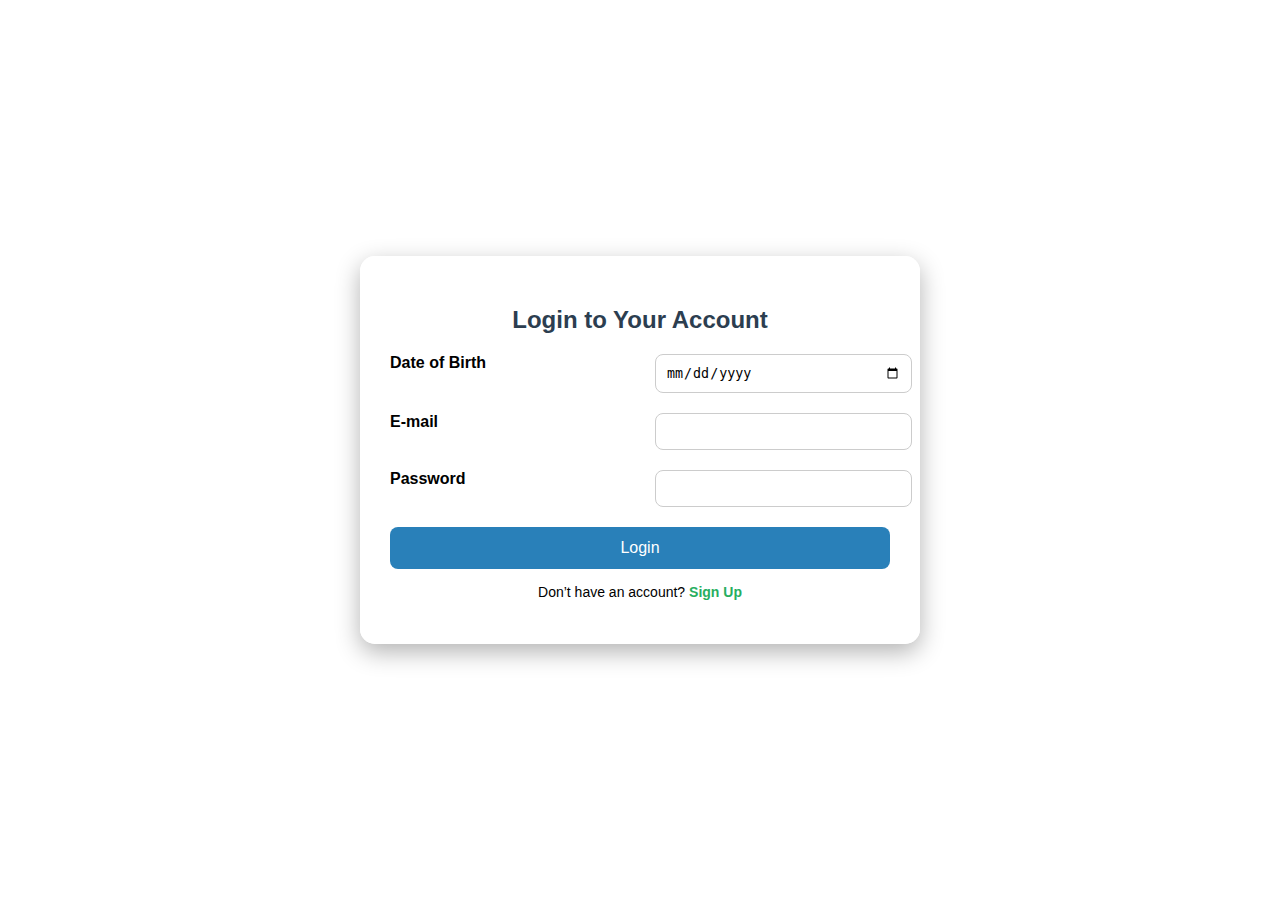
<file: authenticate/login.html>
<!DOCTYPE html>
<html lang="en">
  <head>
    <meta charset="UTF-8" />
    <title>Tourist Safety - Login</title>
    <style>
      body {
        font-family: Arial, sans-serif;
        background: url("https://images.unsplash.com/photo-1507525428034-b723cf961d3e")
          no-repeat center center fixed;
        background-size: cover;
        display: flex;
        justify-content: center;
        align-items: center;
        height: 100vh;
        margin: 0;
      }

      .container {
        background: rgba(255, 255, 255, 0.9);
        padding: 30px;
        border-radius: 15px;
        box-shadow: 0px 8px 25px rgba(0, 0, 0, 0.3);
        width: 350px;
        max-width: 95vw;
        text-align: center;
        animation: fadeIn 0.5s ease-in-out;
      }

      @media (min-width: 900px) {
        .container {
          width: 500px;
        }
        #loginForm {
          display: grid;
          grid-template-columns: 1fr 1fr;
          gap: 20px 30px;
          text-align: left;
        }
        #loginForm label,
        #loginForm input {
          width: 100%;
          margin: 0;
        }
        #loginForm button {
          grid-column: span 2;
          width: 100%;
        }
        #message {
          grid-column: span 2;
        }
      }

      @media (max-width: 600px) {
        .container {
          width: 98vw;
          padding: 10px;
        }
        #loginForm label,
        #loginForm input,
        #loginForm button {
          width: 100%;
        }
      }

      @keyframes fadeIn {
        from {
          opacity: 0;
          transform: translateX(-50px);
        }
        to {
          opacity: 1;
          transform: translateY(0);
        }
      }

      h2 {
        color: #2c3e50;
        margin-bottom: 20px;
      }

      label {
        display: block;
        margin: 10px 0 5px;
        text-align: left;
        font-weight: bold;
      }

      input {
        width: 90%;
        padding: 10px;
        margin: 8px 0;
        border: 1px solid #ccc;
        border-radius: 8px;
        outline: none;
        transition: 0.3s;
      }

      input:focus {
        border-color: #2980b9;
        box-shadow: 0 0 8px rgba(41, 128, 185, 0.5);
      }

      button {
        width: 95%;
        padding: 12px;
        background: #2980b9;
        color: white;
        border: none;
        border-radius: 8px;
        font-size: 16px;
        cursor: pointer;
        transition: 0.3s;
      }

      button:hover {
        background: #1f6691;
      }

      p {
        margin-top: 15px;
        font-size: 14px;
      }

      a {
        color: #27ae60;
        text-decoration: none;
        font-weight: bold;
      }

      #message {
        margin-top: 10px;
        font-weight: bold;
        color: #e74c3c;
      }
    </style>
  </head>
  <body>
    <div class="container">
      <h2>Login to Your Account</h2>
      <form id="loginForm">
        <label for="dob">Date of Birth</label>
        <input type="date" id="dob" required />

        <label for="email">E-mail</label>
        <input type="email" id="email" required />

        <label for="password">Password</label>
        <input type="password" id="password" required />

        <button type="submit">Login</button>
      </form>

      <p id="message"></p>
      <p>Don’t have an account? <a href="signup.html">Sign Up</a></p>
    </div>

    <script>
      function getCookie(name) {
        const value = `; ${document.cookie}`;
        const parts = value.split(`; ${name}=`);
        if (parts.length === 2) return parts.pop().split(";").shift();
        return null;
      }

      (async () => {
        const jwt = getCookie("jwt");
        if (jwt) {
          const res = await fetch(
            "https://smart-tourism-backend-3.onrender.com/api/verify-token",
            {
              method: "GET",
              headers: { authorization: jwt },
            }
          );
          const result = await res.json();
          if (res.status === 200 && result.valid) {
            window.location.href = "../user_dashboard/index.html";
          }
          // else do nothing (token invalid or expired)
        }
      })();

      document
        .getElementById("loginForm")
        .addEventListener("submit", async (e) => {
          e.preventDefault();
          const submitBtn =
            e.target.querySelector('button[type="submit"]') ||
            document.querySelector('#loginForm button[type="submit"]');
          const msgEl = document.getElementById("message");
          if (msgEl) {
            msgEl.style.color = "#2c3e50";
            msgEl.innerText = "Loading...";
          }
          if (submitBtn) {
            submitBtn.disabled = true;
            submitBtn.style.opacity = "0.7";
          }
          const data = {
            dob: document.getElementById("dob").value.trim(),
            email: document.getElementById("email").value.trim(),
            password: document.getElementById("password").value.trim(),
          };
          try {
            const res = await fetch(
              "https://smart-tourism-backend-3.onrender.com/api/login",
              {
                method: "POST",
                headers: { "Content-Type": "application/json" },
                body: JSON.stringify(data),
              }
            );
            const result = await res.json();
            if (res.status === 200 && result.success && result.token) {
              if (msgEl) {
                msgEl.style.color = "green";
                msgEl.innerText = "✅ Login successful! Redirecting...";
              }
              const expires = new Date(
                Date.now() + 30 * 24 * 60 * 60 * 1000
              ).toUTCString();
              document.cookie = `jwt=${result.token}; expires=${expires}; path=/`;
              // Persist user_data_hash for subsequent signout requests
              try {
                localStorage.setItem(
                  "user_data_hash",
                  result.user_data_hash || ""
                );
              } catch (e) {}
              setTimeout(
                () => (window.location.href = "../user_dashboard/index.html"),
                1500
              );
            } else {
              if (msgEl) {
                msgEl.style.color = "red";
                msgEl.innerText = "❌ Invalid user ID or password";
              }
            }
          } catch (err) {
            if (msgEl) {
              msgEl.style.color = "red";
              msgEl.innerText = "❌ Network error. Please try again.";
            }
          } finally {
            if (submitBtn) {
              submitBtn.disabled = false;
              submitBtn.style.opacity = "1";
            }
          }
        });
    </script>
  </body>
</html>
</file>
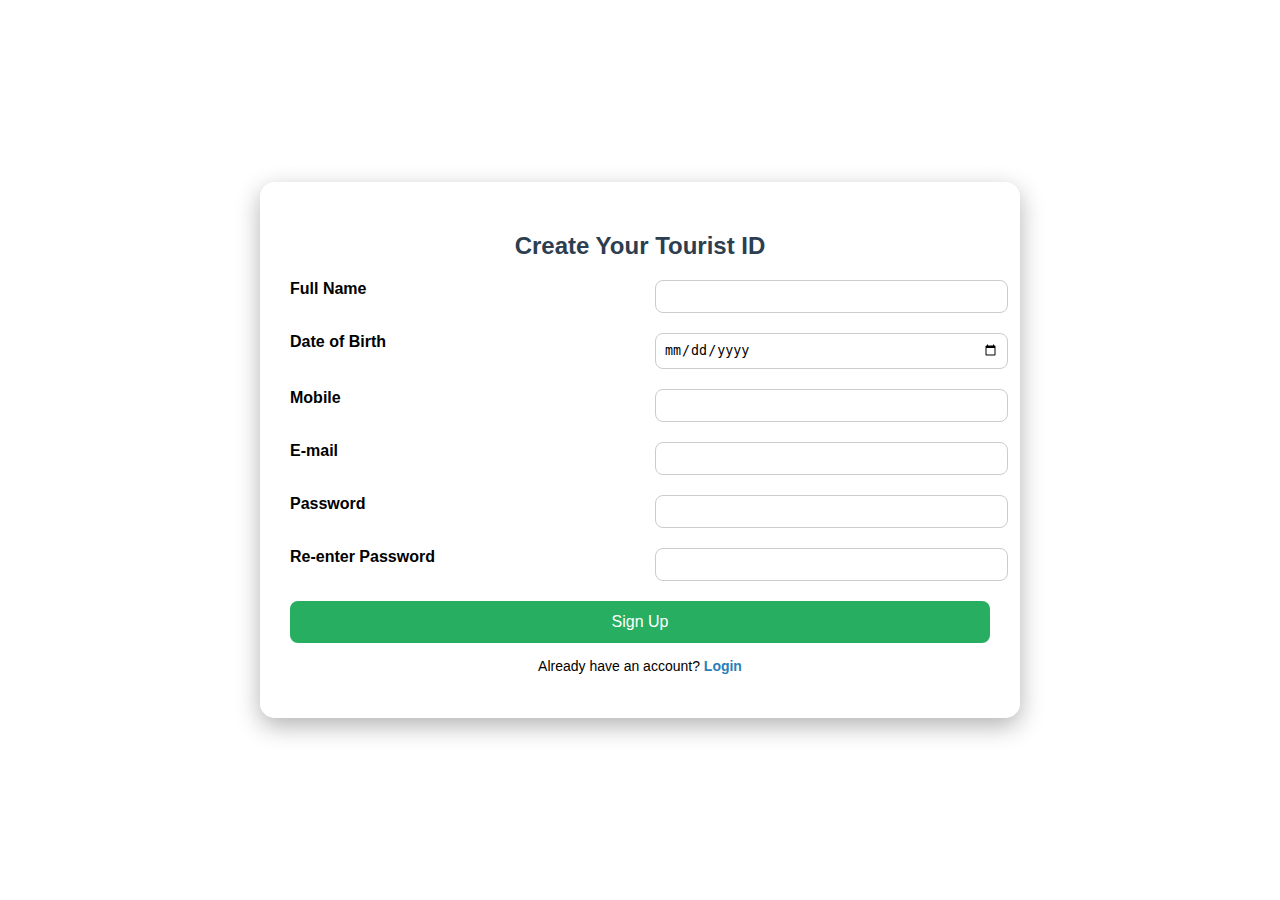
<file: authenticate/signup.html>
<!DOCTYPE html>
<html lang="en">
  <head>
    <meta charset="UTF-8" />
    <title>Tourist Safety - Sign Up</title>
    <style>
      body {
        font-family: Arial, sans-serif;
        background: url("https://images.unsplash.com/photo-1507525428034-b723cf961d3e")
          no-repeat center center fixed;
        background-size: cover;
        display: flex;
        justify-content: center;
        align-items: center;
        height: 100vh;
        margin: 0;
      }

      .container {
        background: rgba(255, 255, 255, 0.9);
        padding: 30px;
        border-radius: 15px;
        box-shadow: 0px 8px 25px rgba(0, 0, 0, 0.3);
        width: 350px;
        max-width: 95vw;
        text-align: center;
        animation: fadeIn 0.5s ease-in-out;
      }

      @media (min-width: 900px) {
        .container {
          width: 700px;
        }
        #signupForm {
          display: grid;
          grid-template-columns: 1fr 1fr;
          gap: 20px 30px;
          text-align: left;
        }
        #signupForm label,
        #signupForm input {
          width: 100%;
          margin: 0;
        }
        #signupForm button {
          grid-column: span 2;
          width: 100%;
        }
        #message {
          grid-column: span 2;
        }
      }

      @media (max-width: 600px) {
        .container {
          width: 98vw;
          padding: 10px;
        }
        #signupForm label,
        #signupForm input,
        #signupForm button {
          width: 100%;
        }
      }

      @keyframes fadeIn {
        from {
          opacity: 0;
          transform: translateX(-50px);
        }
        to {
          opacity: 1;
          transform: translateY(0);
        }
      }

      h2 {
        color: #2c3e50;
        margin-bottom: 20px;
      }

      label {
        display: block;
        margin: 10px 0 5px;
        text-align: left;
        font-weight: bold;
      }

      input {
        width: 90%;
        padding: 8px;
        margin: 8px 0;
        border: 1px solid #ccc;
        border-radius: 8px;
        outline: none;
        transition: 0.3s;
      }

      input:focus {
        border-color: #27ae60;
        box-shadow: 0 0 8px rgba(39, 174, 96, 0.5);
      }

      button {
        width: 95%;
        padding: 12px;
        background: #27ae60;
        color: white;
        border: none;
        border-radius: 8px;
        font-size: 16px;
        cursor: pointer;
        transition: 0.3s;
      }

      button:hover {
        background: #219150;
      }

      p {
        margin-top: 15px;
        font-size: 14px;
      }

      a {
        color: #2980b9;
        text-decoration: none;
        font-weight: bold;
      }

      #message {
        margin-top: 10px;
        font-weight: bold;
        color: #e74c3c;
      }
    </style>
  </head>
  <body>
    <div class="container">
      <h2>Create Your Tourist ID</h2>
      <form id="signupForm">
        <label for="name">Full Name</label>
        <input type="text" id="name" required />

        <label for="dob">Date of Birth</label>
        <input type="date" id="dob" required />

        <label for="mobile_number">Mobile</label>
        <input type="text" maxlength="13" minlength="10" id="mobile_number" required />

        <label for="email">E-mail</label>
        <input type="email" id="email" required />

        <label for="password">Password</label>
        <input type="password" id="password" required />

        <label for="reenter_password">Re-enter Password</label>
        <input type="password" id="reenter_password" required />

        <button type="submit">Sign Up</button>
      </form>
      <p id="message"></p>
      <p>Already have an account? <a href="login.html">Login</a></p>
    </div>

    <script>
      document
        .getElementById("signupForm")
        .addEventListener("submit", async (e) => {
          e.preventDefault();
          const submitBtn =
            e.target.querySelector('button[type="submit"]') ||
            document.querySelector('#signupForm button[type="submit"]');

          const password = document.getElementById("password").value.trim();
          const reenteredPassword = document
            .getElementById("reenter_password")
            .value.trim();

          if (password !== reenteredPassword) {
            const msgEl = document.getElementById("message");
            if (msgEl) {
              msgEl.style.color = "red";
              msgEl.innerText = "❌ Passwords do not match.";
            }
            return;
          }

          const msgEl = document.getElementById("message");
          if (msgEl) {
            msgEl.style.color = "#2c3e50";
            msgEl.innerText = "Loading...";
          }
          if (submitBtn) {
            submitBtn.disabled = true;
            submitBtn.style.opacity = "0.7";
          }

          const data = {
            name: document.getElementById("name").value.trim(),
            dob: document.getElementById("dob").value.trim(),
            mobile_number: document
              .getElementById("mobile_number")
              .value.trim(),
            email: document.getElementById("email").value.trim(),
            password: document.getElementById("password").value.trim(),
          };

          try {
            const res = await fetch(
              "https://smart-tourism-backend-3.onrender.com/api/signup",
              {
                method: "POST",
                headers: { "Content-Type": "application/json" },
                body: JSON.stringify(data),
              }
            );
            const result = await res.json();
            if (res.status === 200) {
              if (msgEl) {
                msgEl.style.color = "green";
                msgEl.innerText = result.reactivated
                  ? "✅ Account reactivated! Redirecting..."
                  : "✅ Signed up successfully! Redirecting...";
              }
              setTimeout(() => (window.location.href = "login.html"), 1500);
            } else {
              if (msgEl) {
                msgEl.style.color = "red";
                msgEl.innerText = `❌ Signup failed: ${
                  result.error || "Unknown error"
                }`;
              }
            }
          } catch (err) {
            if (msgEl) {
              msgEl.style.color = "red";
              msgEl.innerText = "❌ Network error. Please try again.";
            }
          } finally {
            if (submitBtn) {
              submitBtn.disabled = false;
              submitBtn.style.opacity = "1";
            }
          }
        });
    </script>
  </body>
</html>
</file>
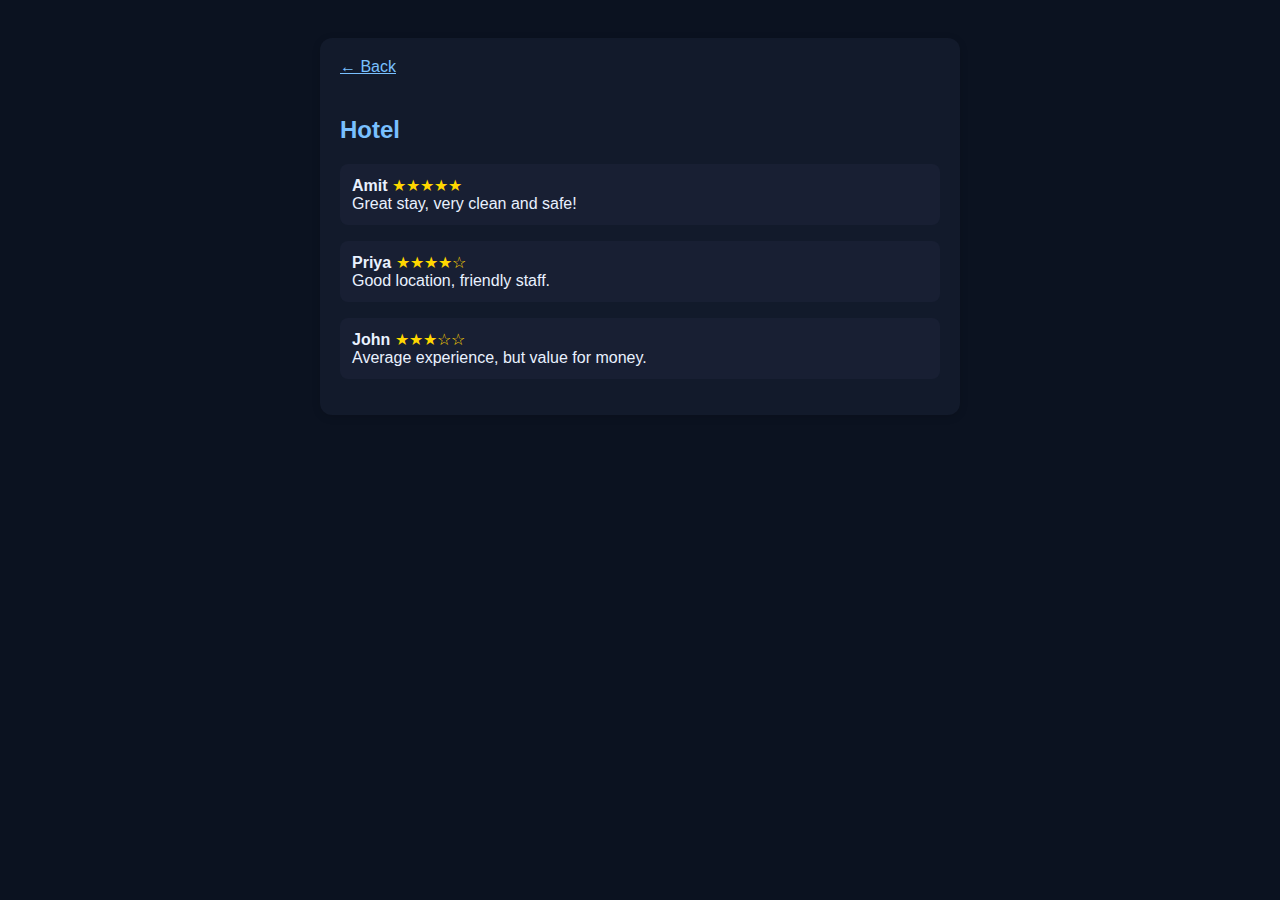
<file: place_details/hotel_review.html>
<!DOCTYPE html>
<html>
<head>
  <title>Hotel Reviews</title>
  <meta charset="utf-8"/>
  <style>
    body{font-family:sans-serif;background:#0b1220;color:#e9f1ff;padding:30px;}
    .card{background:#121a2b;padding:20px;border-radius:12px;max-width:600px;margin:auto;box-shadow:0 2px 8px #0002;}
    h2{color:#79c0ff;}
    .review{margin:16px 0;padding:12px;background:#181f33;border-radius:8px;}
    .back{color:#79c0ff;text-decoration:underline;cursor:pointer;display:inline-block;margin-bottom:20px;}
  </style>
</head>
<body>
  <div class="card">
    <span class="back" onclick="window.history.back()">← Back</span>
    <h2 id="hotelName">Hotel</h2>
    <div id="reviews">Loading reviews...</div>
  </div>
  <script>
    // Get hotel name from query string
    const urlParams = new URLSearchParams(window.location.search);
    const hotelName = urlParams.get('name') || 'Hotel';
    document.getElementById('hotelName').textContent = hotelName;

    // Example: Fetch reviews from a (mock) API or Google Places API (not public, so fallback to placeholder)
    async function fetchReviews(name) {
      // Placeholder: Replace with real API call if available
      // Google Places API requires server-side proxy and API key
      // Here we use a mock API for demonstration
      try {
        // const resp = await fetch(`https://your-review-api.com/reviews?hotel=${encodeURIComponent(name)}`);
        // const data = await resp.json();
        // return data.reviews;
        // Fallback: static reviews
        return [
          {author:'Amit',rating:5,text:'Great stay, very clean and safe!'},
          {author:'Priya',rating:4,text:'Good location, friendly staff.'},
          {author:'John',rating:3,text:'Average experience, but value for money.'}
        ];
      } catch {
        return [{author:'System',rating:0,text:'No reviews found.'}];
      }
    }

    fetchReviews(hotelName).then(reviews => {
      const reviewsDiv = document.getElementById('reviews');
      reviewsDiv.innerHTML = '';
      reviews.forEach(r => {
        reviewsDiv.innerHTML += `<div class='review'><b>${r.author}</b> <span style='color:gold;'>${'★'.repeat(r.rating)}${'☆'.repeat(5-r.rating)}</span><br>${r.text}</div>`;
      });
    });
  </script>
</body>
</html>
</file>
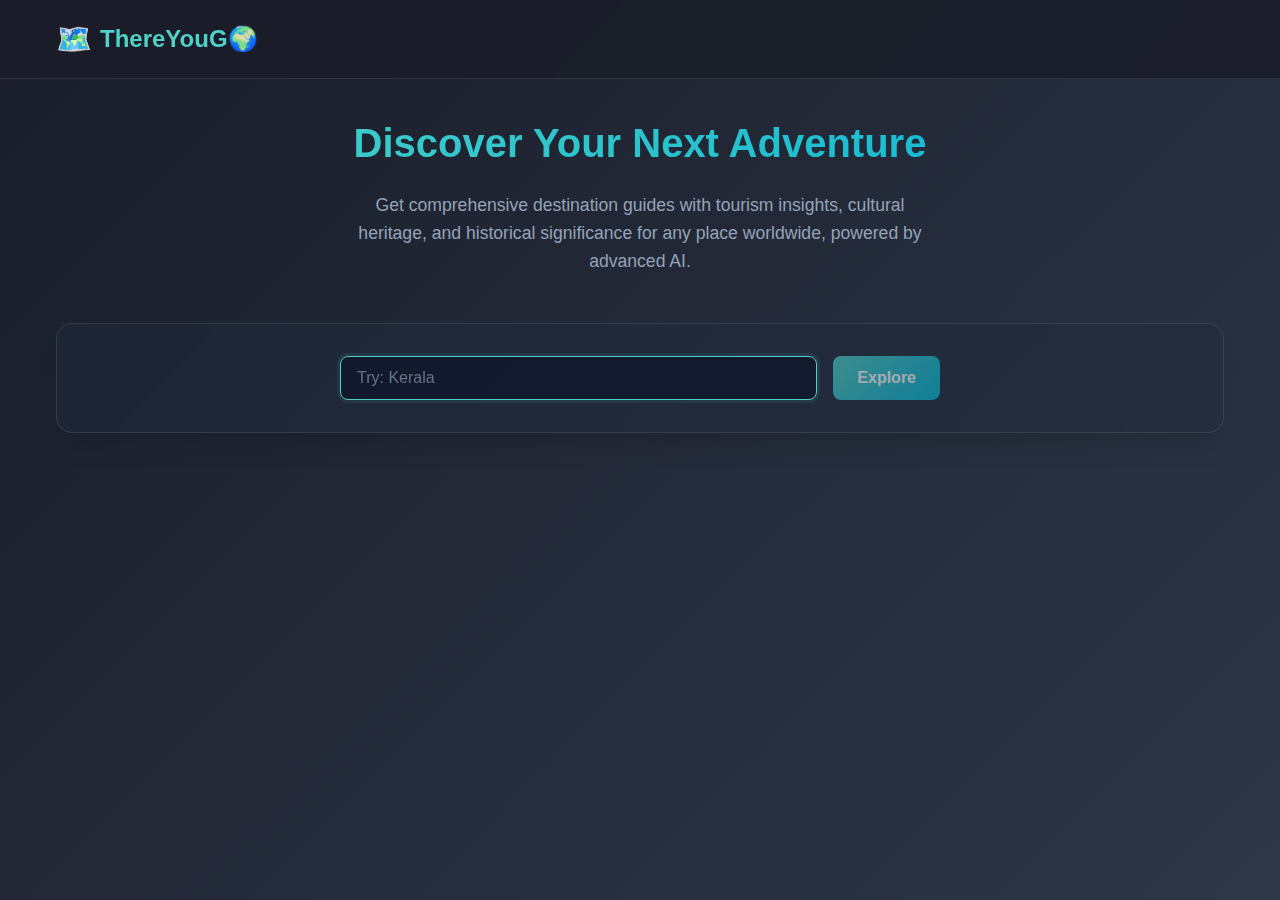
<file: tour_guide/tour_guide.html>
<!DOCTYPE html>
<html lang="en">
<head>
    <meta charset="UTF-8">
    <meta name="viewport" content="width=device-width, initial-scale=1.0">
    <title>ThereYouG🌍</title>
    <style>
        /* Reset and base styles */
        * {
            margin: 0;
            padding: 0;
            box-sizing: border-box;
        }

        body {
            font-family: -apple-system, BlinkMacSystemFont, 'Segoe UI', Roboto, Oxygen, Ubuntu, Cantarell, sans-serif;
            background: linear-gradient(135deg, #1a1d29 0%, #2d3748 100%);
            color: #e2e8f0;
            min-height: 100vh;
            line-height: 1.6;
        }

        /* Header section */
        .header {
            background: rgba(26, 29, 41, 0.95);
            backdrop-filter: blur(10px);
            border-bottom: 1px solid rgba(255, 255, 255, 0.1);
            padding: 1rem 0;
            position: sticky;
            top: 0;
            z-index: 100;
        }

        .container {
            max-width: 1200px;
            margin: 0 auto;
            padding: 0 1rem;
        }

        .header-content {
            display: flex;
            align-items: center;
            justify-content: space-between;
            flex-wrap: wrap;
            gap: 1rem;
        }

        .logo {
            display: flex;
            align-items: center;
            gap: 0.5rem;
            font-size: 1.5rem;
            font-weight: bold;
            color: #4fd1c7;
        }

        .logo::before {
            content: "🗺️";
            font-size: 1.8rem;
        }

        .status-badge {
            background: linear-gradient(135deg, #10b981, #059669);
            color: white;
            padding: 0.25rem 0.75rem;
            border-radius: 1rem;
            font-size: 0.875rem;
            font-weight: 500;
        }

        /* Main content */
        .main {
            padding: 2rem 0;
        }

        .hero {
            text-align: center;
            margin-bottom: 3rem;
        }

        .hero h1 {
            font-size: 2.5rem;
            font-weight: bold;
            margin-bottom: 1rem;
            background: linear-gradient(135deg, #4fd1c7, #06b6d4);
            -webkit-background-clip: text;
            -webkit-text-fill-color: transparent;
            background-clip: text;
        }

        .hero p {
            font-size: 1.1rem;
            color: #94a3b8;
            max-width: 600px;
            margin: 0 auto;
        }

        /* Search section */
        .search-section {
            background: rgba(30, 41, 59, 0.5);
            backdrop-filter: blur(10px);
            border: 1px solid rgba(255, 255, 255, 0.1);
            border-radius: 1rem;
            padding: 2rem;
            margin-bottom: 2rem;
            box-shadow: 0 20px 25px -5px rgba(0, 0, 0, 0.1), 0 10px 10px -5px rgba(0, 0, 0, 0.04);
        }

        .search-form {
            display: flex;
            gap: 1rem;
            max-width: 600px;
            margin: 0 auto;
            flex-wrap: wrap;
        }

        .search-input {
            flex: 1;
            min-width: 250px;
            background: rgba(15, 23, 42, 0.8);
            border: 1px solid rgba(255, 255, 255, 0.2);
            border-radius: 0.5rem;
            padding: 0.75rem 1rem;
            color: #e2e8f0;
            font-size: 1rem;
            transition: all 0.3s ease;
        }

        .search-input:focus {
            outline: none;
            border-color: #4fd1c7;
            box-shadow: 0 0 0 3px rgba(79, 209, 199, 0.1);
        }

        .search-input::placeholder {
            color: #64748b;
        }

        .search-btn {
            background: linear-gradient(135deg, #4fd1c7, #06b6d4);
            color: white;
            border: none;
            border-radius: 0.5rem;
            padding: 0.75rem 1.5rem;
            font-size: 1rem;
            font-weight: 600;
            cursor: pointer;
            transition: all 0.3s ease;
            display: flex;
            align-items: center;
            gap: 0.5rem;
        }

        .search-btn:hover:not(:disabled) {
            transform: translateY(-2px);
            box-shadow: 0 10px 20px rgba(79, 209, 199, 0.3);
        }

        .search-btn:disabled {
            opacity: 0.6;
            cursor: not-allowed;
        }

        /* Loading spinner */
        .spinner {
            width: 20px;
            height: 20px;
            border: 2px solid rgba(255, 255, 255, 0.3);
            border-top: 2px solid white;
            border-radius: 50%;
            animation: spin 1s linear infinite;
        }

        @keyframes spin {
            0% { transform: rotate(0deg); }
            100% { transform: rotate(360deg); }
        }

        /* Results section */
        .results-section {
            display: none;
        }

        .results-section.show {
            display: block;
            animation: fadeIn 0.5s ease-in-out;
        }

        @keyframes fadeIn {
            from { opacity: 0; transform: translateY(20px); }
            to { opacity: 1; transform: translateY(0); }
        }

        .cards-container {
            display: grid;
            grid-template-columns: repeat(auto-fit, minmax(350px, 1fr));
            gap: 2rem;
            margin-top: 2rem;
        }

        .result-card {
            background: rgba(30, 41, 59, 0.5);
            backdrop-filter: blur(10px);
            border: 1px solid rgba(255, 255, 255, 0.1);
            border-radius: 1rem;
            padding: 2rem;
            box-shadow: 0 20px 25px -5px rgba(0, 0, 0, 0.1), 0 10px 10px -5px rgba(0, 0, 0, 0.04);
            transition: transform 0.3s ease, box-shadow 0.3s ease;
        }

        .result-card:hover {
            transform: translateY(-5px);
            box-shadow: 0 25px 35px -5px rgba(0, 0, 0, 0.2), 0 15px 15px -5px rgba(0, 0, 0, 0.08);
        }

        .card-header {
            display: flex;
            align-items: center;
            gap: 1rem;
            margin-bottom: 1.5rem;
            padding-bottom: 1rem;
            border-bottom: 1px solid rgba(255, 255, 255, 0.1);
        }

        .card-icon {
            font-size: 2rem;
        }

        .card-title {
            font-size: 1.4rem;
            font-weight: bold;
            color: #4fd1c7;
        }

        .card-subtitle {
            font-size: 1.1rem;
            color: #94a3b8;
            margin-top: 0.25rem;
        }

        .description-section {
            margin-bottom: 2rem;
        }

        .section-title {
            font-size: 1.1rem;
            font-weight: 600;
            color: #e2e8f0;
            margin-bottom: 0.75rem;
            display: flex;
            align-items: center;
            gap: 0.5rem;
        }

        .description-text {
            color: #cbd5e1;
            font-size: 1rem;
            line-height: 1.7;
        }

        .concerns-section {
            background: rgba(15, 23, 42, 0.5);
            border-radius: 0.75rem;
            padding: 1.5rem;
            border-left: 4px solid #f59e0b;
        }

        .concerns-list {
            list-style: none;
            margin-top: 0.75rem;
        }

        .concerns-list li {
            color: #cbd5e1;
            margin-bottom: 0.75rem;
            padding-left: 1.5rem;
            position: relative;
        }

        .concerns-list li::before {
            content: "•";
            position: absolute;
            left: 0;
            top: 0;
            color: #f59e0b;
            font-weight: bold;
        }

        .culture-card {
            border-left: 4px solid #8b5cf6;
        }

        .culture-card .concerns-section {
            border-left: 4px solid #8b5cf6;
        }

        .heritage-card {
            border-left: 4px solid #f97316;
        }

        .heritage-card .concerns-section {
            border-left: 4px solid #f97316;
        }

        .destination-card {
            border-left: 4px solid #06b6d4;
        }

        .destination-card .concerns-section {
            border-left: 4px solid #06b6d4;
        }

        /* Error section */
        .error-section {
            display: none;
            background: rgba(220, 38, 38, 0.1);
            border: 1px solid rgba(220, 38, 38, 0.3);
            border-radius: 0.75rem;
            padding: 1.5rem;
            text-align: center;
        }

        .error-section.show {
            display: block;
            animation: fadeIn 0.5s ease-in-out;
        }

        .error-icon {
            font-size: 2rem;
            margin-bottom: 0.5rem;
        }

        .error-title {
            font-size: 1.2rem;
            font-weight: 600;
            color: #f87171;
            margin-bottom: 0.5rem;
        }

        .error-message {
            color: #fca5a5;
        }

        /* Responsive design */
        @media (max-width: 768px) {
            .container {
                padding: 0 0.75rem;
            }

            .hero h1 {
                font-size: 2rem;
            }

            .search-section {
                padding: 1.5rem;
            }

            .search-form {
                flex-direction: column;
            }

            .search-input {
                min-width: 100%;
            }

            .cards-container {
                grid-template-columns: 1fr;
                gap: 1.5rem;
            }

            .result-card {
                padding: 1.5rem;
            }

            .card-title {
                font-size: 1.2rem;
            }

            .header-content {
                justify-content: center;
            }
        }

        @media (max-width: 480px) {
            .hero h1 {
                font-size: 1.75rem;
            }

            .search-section {
                padding: 1rem;
            }

            .result-card {
                padding: 1rem;
            }
        }
    </style>
</head>
<body>
    <!-- Header -->
    <header class="header">
        <div class="container">
            <div class="header-content">
                <div class="logo">ThereYouG🌍</div>
            </div>
        </div>
    </header>

    <!-- Main Content -->
    <main class="main">
        <div class="container">
            <!-- Hero Section -->
            <section class="hero">
                <h1>Discover Your Next Adventure</h1>
                <p>Get comprehensive destination guides with tourism insights, cultural heritage, and historical significance for any place worldwide, powered by advanced AI.</p>
            </section>

            <!-- Search Section -->
            <section class="search-section">
                <form class="search-form" id="searchForm">
                    <input 
                        type="text" 
                        class="search-input" 
                        id="destinationInput"
                        placeholder="Enter destination (e.g., Taj Mahal, Kerala, Delhi)"
                        required
                        autocomplete="off"
                    >
                    <button type="submit" class="search-btn" id="searchBtn">
                        <span class="btn-text">Explore</span>
                        <span class="spinner" id="loadingSpinner" style="display: none;"></span>
                    </button>
                </form>
            </section>

            <!-- Results Section -->
            <section class="results-section" id="resultsSection">
                <div class="cards-container" id="cardsContainer">
                    <!-- Dynamic content will be inserted here -->
                </div>
            </section>

            <!-- Error Section -->
            <section class="error-section" id="errorSection">
                <div class="error-icon">❌</div>
                <div class="error-title">Oops! Something went wrong</div>
                <div class="error-message" id="errorMessage">
                    Unable to fetch destination information. Please try again or check your destination name.
                </div>
            </section>
        </div>
    </main>

    <script>
        // DOM Elements
        const searchForm = document.getElementById('searchForm');
        const destinationInput = document.getElementById('destinationInput');
        const searchBtn = document.getElementById('searchBtn');
        const loadingSpinner = document.getElementById('loadingSpinner');
        const btnText = searchBtn.querySelector('.btn-text');
        const resultsSection = document.getElementById('resultsSection');
        const cardsContainer = document.getElementById('cardsContainer');
        const errorSection = document.getElementById('errorSection');
        const errorMessage = document.getElementById('errorMessage');

        // State management
        let isLoading = false;

        // Event Listeners
        searchForm.addEventListener('submit', handleSearch);

        // Input validation and UX improvements
        destinationInput.addEventListener('input', function() {
            if (this.value.trim().length > 0) {
                searchBtn.disabled = false;
            } else {
                searchBtn.disabled = true;
            }
        });

        // Main search function
        async function handleSearch(event) {
            event.preventDefault();
            
            const destination = destinationInput.value.trim();
            if (!destination) return;

            // Reset previous results
            hideAllSections();
            setLoadingState(true);

            try {
                // Generate all three types of content
                const responses = await Promise.all([
                    generateDestinationGuide(destination),
                    generateCultureGuide(destination),
                    generateHeritageGuide(destination)
                ]);
                
                displayResults(responses, destination);
            } catch (error) {
                console.error('Error:', error);
                showError('Network error. Please check your connection and try again.');
            } finally {
                setLoadingState(false);
            }
        }

        // Generate destination-specific guide
        async function generateDestinationGuide(destination) {
            // Simulate API delay
            await new Promise(resolve => setTimeout(resolve, 1500));
            
            const guides = {
                'taj mahal': {
                    name: 'Taj Mahal, Agra',
                    description: 'One of the Seven Wonders of the World, the Taj Mahal is a magnificent white marble mausoleum built by Emperor Shah Jahan in memory of his wife Mumtaz Mahal. This UNESCO World Heritage Site showcases the pinnacle of Mughal architecture and attracts millions of visitors yearly with its stunning beauty and romantic history.',
                    concerns: [
                        'Heavy crowds, especially during peak tourist seasons (October-March)',
                        'Air pollution affecting the marble structure - visiting early morning recommended',
                        'Photography restrictions inside the main mausoleum',
                        'Security checks can be time-consuming - arrive early'
                    ]
                },
                'kerala': {
                    name: 'Kerala - God\'s Own Country',
                    description: 'Known as "God\'s Own Country," Kerala offers serene backwaters, lush hill stations, pristine beaches, and rich cultural heritage. From houseboat cruises in Alleppey to spice plantations in Munnar and Kathakali performances, Kerala provides a perfect blend of natural beauty and traditional arts.',
                    concerns: [
                        'Monsoon season (June-September) can disrupt travel plans',
                        'High humidity levels throughout the year',
                        'Book houseboats and hill station accommodations well in advance',
                        'Be cautious of overpriced tourist packages - research thoroughly'
                    ]
                },
                'delhi': {
                    name: 'Delhi - The Capital City',
                    description: 'India\'s vibrant capital seamlessly blends ancient history with modern development. From the majestic Red Fort and India Gate to bustling markets of Chandni Chowk and modern malls, Delhi offers diverse experiences including world-class museums, delicious street food, and architectural marvels.',
                    concerns: [
                        'Air pollution levels can be very high, especially in winter months',
                        'Extreme weather - very hot summers and cold winters',
                        'Heavy traffic congestion - plan extra time for transportation',
                        'Be cautious with street food if you have a sensitive stomach'
                    ]
                }
            };

            const key = destination.toLowerCase();
            return guides[key] || generateDefaultDestinationGuide(destination);
        }

        // Generate culture and traditions guide
        async function generateCultureGuide(destination) {
            await new Promise(resolve => setTimeout(resolve, 1000));
            
            const cultureData = {
                name: 'Culture and Traditions',
                description: 'India\'s cultural diversity is unparalleled, with over 22 official languages, countless festivals, and varied traditions across states. From classical dance forms like Bharatanatyam and Kathak to colorful festivals like Diwali, Holi, and regional celebrations, Indian culture represents unity in diversity through its rich tapestry of customs, handicrafts, and artistic expressions.',
                concerns: [
                    'Respect local customs - dress modestly when visiting religious sites',
                    'Learn basic greetings in the local language for better interaction',
                    'Participate respectfully in cultural events and festivals',
                    'Be aware of regional dietary restrictions and preferences'
                ]
            };

            return cultureData;
        }

        // Generate heritage and history guide
        async function generateHeritageGuide(destination) {
            await new Promise(resolve => setTimeout(resolve, 800));
            
            const heritageData = {
                name: 'Heritage and History',
                description: 'India\'s historical heritage spans over 5000 years, from the ancient Indus Valley Civilization to the Mughal Empire and British colonial period. With 40 UNESCO World Heritage Sites, including architectural marvels like Taj Mahal, Ajanta & Ellora Caves, and Red Fort, India preserves invaluable cultural legacies through magnificent temples, forts, palaces, and monuments.',
                concerns: [
                    'Many heritage sites have entry fees and photography charges',
                    'Guided tours can enhance understanding of historical significance',
                    'Some sites have restricted visiting hours and days',
                    'Preserve historical sites - avoid touching artifacts and walls'
                ]
            };

            return heritageData;
        }

        // Generate default guide for unknown destinations
        function generateDefaultDestinationGuide(destination) {
            return {
                name: destination,
                description: `${destination} offers unique experiences with its distinctive local culture, attractions, and natural beauty. This destination provides opportunities to explore regional traditions, sample authentic cuisine, and discover hidden gems that showcase the diverse character of this remarkable place.`,
                concerns: [
                    'Research local customs and etiquette before visiting',
                    'Check visa requirements and travel advisories if international',
                    'Ensure travel insurance covers your planned activities',
                    'Keep emergency contacts and important documents handy'
                ]
            };
        }

        // UI State Management Functions
        function setLoadingState(loading) {
            isLoading = loading;
            searchBtn.disabled = loading;
            
            if (loading) {
                loadingSpinner.style.display = 'block';
                btnText.textContent = 'Searching...';
            } else {
                loadingSpinner.style.display = 'none';
                btnText.textContent = 'Explore';
            }
        }

        function hideAllSections() {
            resultsSection.classList.remove('show');
            errorSection.classList.remove('show');
        }

        function displayResults(responses, destination) {
            const [destinationData, cultureData, heritageData] = responses;
            
            const cardsHTML = `
                <!-- Destination Card -->
                <div class="result-card destination-card">
                    <div class="card-header">
                        <div class="card-icon">🏛️</div>
                        <div>
                            <div class="card-title">${escapeHtml(destinationData.name)}</div>
                            <div class="card-subtitle">Destination Guide</div>
                        </div>
                    </div>
                    
                    <div class="description-section">
                        <h3 class="section-title">
                            <span>ℹ️</span>
                            About This Destination
                        </h3>
                        <p class="description-text">${escapeHtml(destinationData.description)}</p>
                    </div>
                    
                    <div class="concerns-section">
                        <h3 class="section-title">
                            <span>💡</span>
                            Travel Tips & Considerations
                        </h3>
                        <ul class="concerns-list">
                            ${destinationData.concerns.map(concern => 
                                `<li>${escapeHtml(concern)}</li>`
                            ).join('')}
                        </ul>
                    </div>
                </div>

                <!-- Culture Card -->
                <div class="result-card culture-card">
                    <div class="card-header">
                        <div class="card-icon">🎭</div>
                        <div>
                            <div class="card-title">${escapeHtml(cultureData.name)}</div>
                            <div class="card-subtitle">Cultural Insights</div>
                        </div>
                    </div>
                    
                    <div class="description-section">
                        <h3 class="section-title">
                            <span>🎨</span>
                            Cultural Heritage
                        </h3>
                        <p class="description-text">${escapeHtml(cultureData.description)}</p>
                    </div>
                    
                    <div class="concerns-section">
                        <h3 class="section-title">
                            <span>🤝</span>
                            Cultural Etiquette
                        </h3>
                        <ul class="concerns-list">
                            ${cultureData.concerns.map(concern => 
                                `<li>${escapeHtml(concern)}</li>`
                            ).join('')}
                        </ul>
                    </div>
                </div>

                <!-- Heritage Card -->
                <div class="result-card heritage-card">
                    <div class="card-header">
                        <div class="card-icon">🏰</div>
                        <div>
                            <div class="card-title">${escapeHtml(heritageData.name)}</div>
                            <div class="card-subtitle">Historical Background</div>
                        </div>
                    </div>
                    
                    <div class="description-section">
                        <h3 class="section-title">
                            <span>📚</span>
                            Historical Significance
                        </h3>
                        <p class="description-text">${escapeHtml(heritageData.description)}</p>
                    </div>
                    
                    <div class="concerns-section">
                        <h3 class="section-title">
                            <span>🏛️</span>
                            Heritage Guidelines
                        </h3>
                        <ul class="concerns-list">
                            ${heritageData.concerns.map(concern => 
                                `<li>${escapeHtml(concern)}</li>`
                            ).join('')}
                        </ul>
                    </div>
                </div>
            `;

            cardsContainer.innerHTML = cardsHTML;
            resultsSection.classList.add('show');
        }

        function showError(message) {
            errorMessage.textContent = message;
            errorSection.classList.add('show');
        }

        // Utility function to escape HTML and prevent XSS
        function escapeHtml(text) {
            const div = document.createElement('div');
            div.textContent = text;
            return div.innerHTML;
        }

        // Initialize the application
        function init() {
            // Set initial state
            searchBtn.disabled = true;
            
            // Focus on input for better UX
            destinationInput.focus();
            
            // Add some example destinations
            const examples = ['Taj Mahal', 'Kerala', 'Delhi', 'Goa', 'Rajasthan'];
            destinationInput.setAttribute('placeholder', 
                `Try: ${examples[Math.floor(Math.random() * examples.length)]}`
            );
        }

        // Start the application
        document.addEventListener('DOMContentLoaded', init);
    </script>
</body>
</html>
</file>
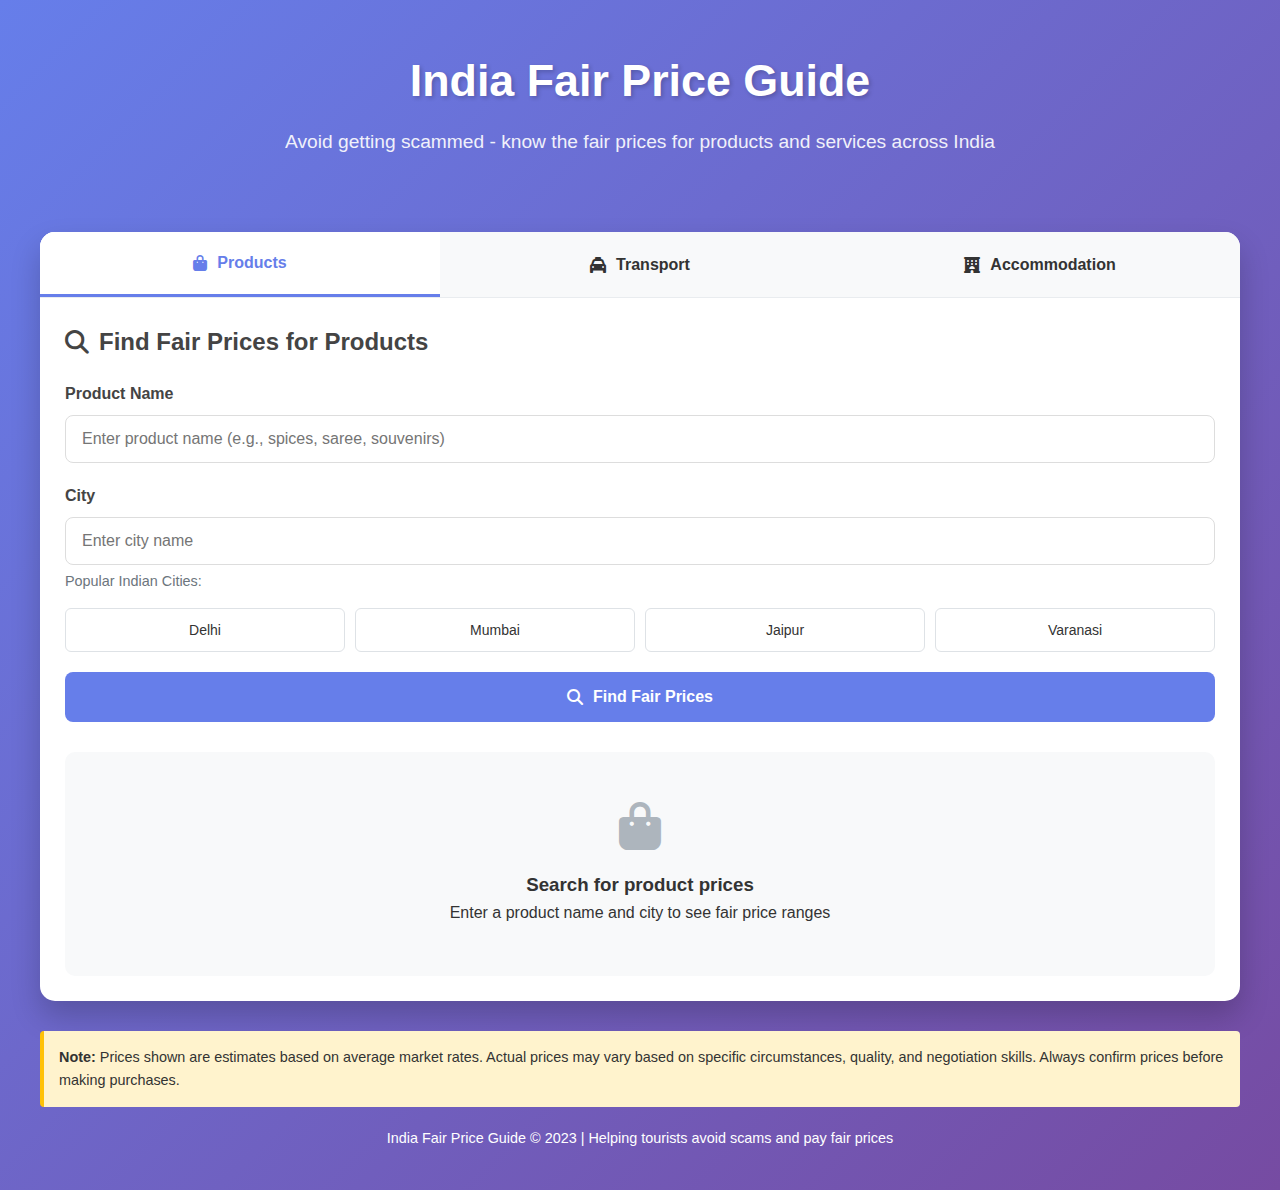
<file: transportation/fair_details.html>
<!DOCTYPE html>
<html lang="en">
<head>
    <meta charset="UTF-8">
    <meta name="viewport" content="width=device-width, initial-scale=1.0">
    <title>SMART TOURISM</title>
    <link rel="stylesheet" href="https://cdnjs.cloudflare.com/ajax/libs/font-awesome/6.4.0/css/all.min.css">
    <style>
        * {
            margin: 0;
            padding: 0;
            box-sizing: border-box;
            font-family: 'Segoe UI', Tahoma, Geneva, Verdana, sans-serif;
        }
        
        body {
            background: linear-gradient(135deg, #667eea 0%, #764ba2 100%);
            color: #333;
            line-height: 1.6;
            min-height: 100vh;
            padding: 20px;
        }
        
        .container {
            max-width: 1200px;
            margin: 0 auto;
        }
        
        header {
            text-align: center;
            padding: 25px 0;
            color: white;
            margin-bottom: 30px;
        }
        
        h1 {
            font-size: 2.8rem;
            margin-bottom: 10px;
            text-shadow: 2px 2px 4px rgba(0, 0, 0, 0.2);
        }
        
        .tagline {
            font-size: 1.2rem;
            opacity: 0.9;
            margin-bottom: 20px;
        }
        
        .app-container {
            background: white;
            border-radius: 15px;
            overflow: hidden;
            box-shadow: 0 15px 30px rgba(0, 0, 0, 0.2);
            margin-bottom: 30px;
        }
        
        .tabs {
            display: flex;
            background: #f8f9fa;
            border-bottom: 1px solid #e9ecef;
        }
        
        .tab {
            padding: 18px 25px;
            cursor: pointer;
            font-weight: 600;
            transition: all 0.3s;
            text-align: center;
            flex: 1;
            display: flex;
            align-items: center;
            justify-content: center;
            gap: 10px;
        }
        
        .tab:hover {
            background: #e9ecef;
        }
        
        .tab.active {
            background: white;
            border-bottom: 3px solid #667eea;
            color: #667eea;
        }
        
        .tab-content {
            display: none;
            padding: 25px;
        }
        
        .tab-content.active {
            display: block;
        }
        
        .search-section {
            margin-bottom: 25px;
        }
        
        .input-group {
            display: flex;
            flex-direction: column;
            margin-bottom: 20px;
        }
        
        label {
            font-weight: 600;
            margin-bottom: 8px;
            color: #444;
        }
        
        input, select {
            padding: 14px 16px;
            border: 1px solid #ddd;
            border-radius: 8px;
            font-size: 16px;
            transition: all 0.3s;
        }
        
        input:focus, select:focus {
            border-color: #667eea;
            outline: none;
            box-shadow: 0 0 0 3px rgba(102, 126, 234, 0.2);
        }
        
        button {
            padding: 16px 25px;
            background: #667eea;
            color: white;
            border: none;
            border-radius: 8px;
            font-size: 16px;
            font-weight: 600;
            cursor: pointer;
            transition: all 0.3s;
            width: 100%;
            display: flex;
            justify-content: center;
            align-items: center;
            gap: 10px;
        }
        
        button:hover {
            background: #5a67d8;
            transform: translateY(-2px);
        }
        
        button:active {
            transform: translateY(0);
        }
        
        .results-section {
            margin-top: 30px;
        }
        
        .section-title {
            font-size: 1.5rem;
            margin-bottom: 20px;
            color: #444;
            display: flex;
            align-items: center;
            gap: 10px;
        }
        
        .results-grid {
            display: grid;
            grid-template-columns: repeat(auto-fill, minmax(300px, 1fr));
            gap: 20px;
        }
        
        .price-card {
            background: white;
            border-radius: 12px;
            overflow: hidden;
            box-shadow: 0 5px 15px rgba(0, 0, 0, 0.08);
            transition: all 0.3s;
            border: 1px solid #e9ecef;
        }
        
        .price-card:hover {
            transform: translateY(-5px);
            box-shadow: 0 8px 20px rgba(0, 0, 0, 0.12);
        }
        
        .card-header {
            padding: 18px 20px;
            color: white;
            display: flex;
            justify-content: space-between;
            align-items: center;
        }
        
        .product-header {
            background: linear-gradient(135deg, #ff7e5f 0%, #feb47b 100%);
        }
        
        .transport-header {
            background: linear-gradient(135deg, #5f7aff 0%, #6e8efb 100%);
        }
        
        .accommodation-header {
            background: linear-gradient(135deg, #2ecc71 0%, #4cd964 100%);
        }
        
        .card-body {
            padding: 20px;
        }
        
        .price-range {
            font-size: 1.6rem;
            font-weight: 700;
            text-align: center;
            margin: 15px 0;
            color: #2c3e50;
        }
        
        .price-details {
            margin-bottom: 15px;
        }
        
        .price-item {
            display: flex;
            justify-content: space-between;
            margin-bottom: 10px;
            color: #666;
            padding: 8px 0;
            border-bottom: 1px solid #f1f3f5;
        }
        
        .tips {
            background: #f8f9fa;
            padding: 15px;
            border-radius: 8px;
            margin-top: 15px;
            font-size: 0.9rem;
        }
        
        .tips h4 {
            margin-bottom: 10px;
            color: #444;
        }
        
        .tips ul {
            padding-left: 20px;
        }
        
        .tips li {
            margin-bottom: 5px;
        }
        
        .no-results {
            text-align: center;
            padding: 50px 40px;
            background: #f8f9fa;
            border-radius: 10px;
            grid-column: 1 / -1;
        }
        
        .no-results i {
            font-size: 3rem;
            color: #adb5bd;
            margin-bottom: 20px;
        }
        
        .loader {
            text-align: center;
            padding: 50px 40px;
            grid-column: 1 / -1;
            display: none;
        }
        
        .spinner {
            border: 4px solid #f3f3f3;
            border-top: 4px solid #667eea;
            border-radius: 50%;
            width: 50px;
            height: 50px;
            animation: spin 1s linear infinite;
            margin: 0 auto 20px;
        }
        
        @keyframes spin {
            0% { transform: rotate(0deg); }
            100% { transform: rotate(360deg); }
        }
        
        .indian-cities {
            display: grid;
            grid-template-columns: repeat(4, 1fr);
            gap: 10px;
            margin-top: 15px;
        }
        
        @media (max-width: 768px) {
            .indian-cities {
                grid-template-columns: repeat(2, 1fr);
            }
            
            .tabs {
                flex-direction: column;
            }
        }
        
        .city-btn {
            padding: 10px 5px;
            background: white;
            border: 1px solid #dee2e6;
            border-radius: 6px;
            font-size: 14px;
            cursor: pointer;
            transition: all 0.2s;
            text-align: center;
        }
        
        .city-btn:hover {
            background: #667eea;
            color: white;
            border-color: #5a67d8;
        }
        
        .info-text {
            font-size: 0.9rem;
            color: #6c757d;
            margin-top: 5px;
        }
        
        .price-comparison {
            display: flex;
            justify-content: space-around;
            margin: 20px 0;
            text-align: center;
        }
        
        .price-bubble {
            background: #f8f9fa;
            padding: 15px;
            border-radius: 50%;
            width: 100px;
            height: 100px;
            display: flex;
            flex-direction: column;
            justify-content: center;
            align-items: center;
            box-shadow: 0 3px 10px rgba(0, 0, 0, 0.1);
        }
        
        .price-bubble.fair {
            border: 2px solid #2ecc71;
        }
        
        .price-bubble.high {
            border: 2px solid #ff7e5f;
        }
        
        .bubble-label {
            font-size: 0.8rem;
            margin-bottom: 5px;
        }
        
        .bubble-value {
            font-weight: 700;
            font-size: 1.2rem;
        }
        
        .disclaimer {
            background: #fff3cd;
            border-left: 4px solid #ffc107;
            padding: 15px;
            margin-top: 20px;
            border-radius: 4px;
            font-size: 0.9rem;
        }
        
        footer {
            text-align: center;
            color: white;
            padding: 20px 0;
            font-size: 0.9rem;
        }
    </style>
</head>
<body>
    <div class="container">
        <header>
            <h1>India Fair Price Guide</h1>
            <p class="tagline">Avoid getting scammed - know the fair prices for products and services across India</p>
        </header>
        
        <div class="app-container">
            <div class="tabs">
                <div class="tab active" data-tab="products">
                    <i class="fas fa-shopping-bag"></i> Products
                </div>
                <div class="tab" data-tab="transport">
                    <i class="fas fa-taxi"></i> Transport
                </div>
                <div class="tab" data-tab="accommodation">
                    <i class="fas fa-hotel"></i> Accommodation
                </div>
            </div>
            
            <!-- Products Tab -->
            <div class="tab-content active" id="products-tab">
                <div class="search-section">
                    <h2 class="section-title"><i class="fas fa-search"></i> Find Fair Prices for Products</h2>
                    <div class="input-group">
                        <label for="product-search">Product Name</label>
                        <input type="text" id="product-search" placeholder="Enter product name (e.g., spices, saree, souvenirs)">
                    </div>
                    
                    <div class="input-group">
                        <label for="product-city">City</label>
                        <input type="text" id="product-city" placeholder="Enter city name">
                        <div class="info-text">Popular Indian Cities:</div>
                        <div class="indian-cities">
                            <div class="city-btn" data-city="Delhi">Delhi</div>
                            <div class="city-btn" data-city="Mumbai">Mumbai</div>
                            <div class="city-btn" data-city="Jaipur">Jaipur</div>
                            <div class="city-btn" data-city="Varanasi">Varanasi</div>
                        </div>
                    </div>
                    
                    <button id="search-products">
                        <i class="fas fa-search"></i> Find Fair Prices
                    </button>
                </div>
                
                <div class="results-section">
                    <div class="loader" id="products-loader">
                        <div class="spinner"></div>
                        <p>Searching for fair prices...</p>
                    </div>
                    
                    <div class="results-grid" id="products-results">
                        <div class="no-results">
                            <i class="fas fa-shopping-bag"></i>
                            <h3>Search for product prices</h3>
                            <p>Enter a product name and city to see fair price ranges</p>
                        </div>
                    </div>
                </div>
            </div>
            
            <!-- Transport Tab -->
            <div class="tab-content" id="transport-tab">
                <div class="search-section">
                    <h2 class="section-title"><i class="fas fa-route"></i> Check Transport Fair Prices</h2>
                    <div class="input-group">
                        <label for="transport-type">Transport Type</label>
                        <select id="transport-type">
                            <option value="auto">Auto Rickshaw</option>
                            <option value="taxi">Taxi</option>
                            <option value="cab">Ride-sharing Cab</option>
                            <option value="cycle">Cycle Rickshaw</option>
                        </select>
                    </div>
                    
                    <div class="input-group">
                        <label for="transport-city">City</label>
                        <input type="text" id="transport-city" placeholder="Enter city name">
                        <div class="info-text">Popular Indian Cities:</div>
                        <div class="indian-cities">
                            <div class="city-btn" data-city="Delhi">Delhi</div>
                            <div class="city-btn" data-city="Mumbai">Mumbai</div>
                            <div class="city-btn" data-city="Bangalore">Bangalore</div>
                            <div class="city-btn" data-city="Kolkata">Kolkata</div>
                        </div>
                    </div>
                    
                    <div class="input-group">
                        <label for="distance">Distance (km)</label>
                        <input type="number" id="distance" placeholder="Enter distance in kilometers" min="1" max="100">
                    </div>
                    
                    <button id="search-transport">
                        <i class="fas fa-calculator"></i> Calculate Fair Price
                    </button>
                </div>
                
                <div class="results-section">
                    <div class="loader" id="transport-loader">
                        <div class="spinner"></div>
                        <p>Calculating fair prices...</p>
                    </div>
                    
                    <div class="results-grid" id="transport-results">
                        <div class="no-results">
                            <i class="fas fa-taxi"></i>
                            <h3>Check transport prices</h3>
                            <p>Select transport type, enter city and distance to see fair prices</p>
                        </div>
                    </div>
                </div>
            </div>
            
            <!-- Accommodation Tab -->
            <div class="tab-content" id="accommodation-tab">
                <div class="search-section">
                    <h2 class="section-title"><i class="fas fa-bed"></i> Find Accommodation Fair Prices</h2>
                    <div class="input-group">
                        <label for="accommodation-type">Accommodation Type</label>
                        <select id="accommodation-type">
                            <option value="budget">Budget Hotel/Guesthouse</option>
                            <option value="mid">Mid-range Hotel</option>
                            <option value="luxury">Luxury Hotel</option>
                            <option value="homestay">Homestay</option>
                        </select>
                    </div>
                    
                    <div class="input-group">
                        <label for="accommodation-city">City</label>
                        <input type="text" id="accommodation-city" placeholder="Enter city name">
                        <div class="info-text">Popular Indian Cities:</div>
                        <div class="indian-cities">
                            <div class="city-btn" data-city="Goa">Goa</div>
                            <div class="city-btn" data-city="Jaipur">Jaipur</div>
                            <div class="city-btn" data-city="Kerala">Kerala</div>
                            <div class="city-btn" data-city="Agra">Agra</div>
                        </div>
                    </div>
                    
                    <div class="input-group">
                        <label for="season">Season</label>
                        <select id="season">
                            <option value="peak">Peak Season (Oct-Mar)</option>
                            <option value="shoulder">Shoulder Season (Apr-Jun)</option>
                            <option value="off">Off Season (Jul-Sep)</option>
                        </select>
                    </div>
                    
                    <button id="search-accommodation">
                        <i class="fas fa-search"></i> Find Fair Prices
                    </button>
                </div>
                
                <div class="results-section">
                    <div class="loader" id="accommodation-loader">
                        <div class="spinner"></div>
                        <p>Searching for accommodation prices...</p>
                    </div>
                    
                    <div class="results-grid" id="accommodation-results">
                        <div class="no-results">
                            <i class="fas fa-hotel"></i>
                            <h3>Check accommodation prices</h3>
                            <p>Select accommodation type, city and season to see fair prices</p>
                        </div>
                    </div>
                </div>
            </div>
        </div>
        
        <div class="disclaimer">
            <p><strong>Note:</strong> Prices shown are estimates based on average market rates. Actual prices may vary based on specific circumstances, quality, and negotiation skills. Always confirm prices before making purchases.</p>
        </div>
        
        <footer>
            <p>India Fair Price Guide © 2023 | Helping tourists avoid scams and pay fair prices</p>
        </footer>
    </div>

    <script>
        document.addEventListener('DOMContentLoaded', function() {
            // Tab functionality
            const tabs = document.querySelectorAll('.tab');
            const tabContents = document.querySelectorAll('.tab-content');
            
            tabs.forEach(tab => {
                tab.addEventListener('click', function() {
                    const tabId = this.getAttribute('data-tab');
                    
                    // Update active tab
                    tabs.forEach(t => t.classList.remove('active'));
                    this.classList.add('active');
                    
                    // Show active tab content
                    tabContents.forEach(content => content.classList.remove('active'));
                    document.getElementById(`${tabId}-tab`).classList.add('active');
                });
            });
            
            // City buttons functionality
            const cityButtons = document.querySelectorAll('.city-btn');
            
            cityButtons.forEach(button => {
                button.addEventListener('click', function() {
                    const city = this.getAttribute('data-city');
                    const activeTab = document.querySelector('.tab.active').getAttribute('data-tab');
                    document.getElementById(`${activeTab}-city`).value = city;
                });
            });
            
            // Product search functionality
            const searchProductsBtn = document.getElementById('search-products');
            
            searchProductsBtn.addEventListener('click', function() {
                const product = document.getElementById('product-search').value.trim();
                const city = document.getElementById('product-city').value.trim();
                
                if (!product || !city) {
                    alert('Please enter both product name and city');
                    return;
                }
                
                // Show loader
                document.getElementById('products-loader').style.display = 'block';
                document.getElementById('products-results').innerHTML = '';
                
                // Simulate API call
                setTimeout(() => {
                    document.getElementById('products-loader').style.display = 'none';
                    displayProductResults(product, city);
                }, 1500);
            });
            
            // Transport search functionality
            const searchTransportBtn = document.getElementById('search-transport');
            
            searchTransportBtn.addEventListener('click', function() {
                const transportType = document.getElementById('transport-type').value;
                const city = document.getElementById('transport-city').value.trim();
                const distance = document.getElementById('distance').value;
                
                if (!city || !distance) {
                    alert('Please enter both city and distance');
                    return;
                }
                
                // Show loader
                document.getElementById('transport-loader').style.display = 'block';
                document.getElementById('transport-results').innerHTML = '';
                
                // Simulate API call
                setTimeout(() => {
                    document.getElementById('transport-loader').style.display = 'none';
                    displayTransportResults(transportType, city, distance);
                }, 1500);
            });
            
            // Accommodation search functionality
            const searchAccommodationBtn = document.getElementById('search-accommodation');
            
            searchAccommodationBtn.addEventListener('click', function() {
                const accommodationType = document.getElementById('accommodation-type').value;
                const city = document.getElementById('accommodation-city').value.trim();
                const season = document.getElementById('season').value;
                
                if (!city) {
                    alert('Please enter a city');
                    return;
                }
                
                // Show loader
                document.getElementById('accommodation-loader').style.display = 'block';
                document.getElementById('accommodation-results').innerHTML = '';
                
                // Simulate API call
                setTimeout(() => {
                    document.getElementById('accommodation-loader').style.display = 'none';
                    displayAccommodationResults(accommodationType, city, season);
                }, 1500);
            });
            
            // Display functions
            function displayProductResults(product, city) {
                const resultsContainer = document.getElementById('products-results');
                
                // Sample product data based on type and city
                const productData = {
                    'spices': {
                        'Delhi': { fair: '₹200-400', high: '₹600+', per: '100g' },
                        'Mumbai': { fair: '₹250-450', high: '₹650+', per: '100g' },
                        'Jaipur': { fair: '₹180-350', high: '₹500+', per: '100g' },
                        'default': { fair: '₹200-450', high: '₹600+', per: '100g' }
                    },
                    'saree': {
                        'Delhi': { fair: '₹1500-4000', high: '₹6000+', per: 'piece' },
                        'Mumbai': { fair: '₹2000-5000', high: '₹7000+', per: 'piece' },
                        'Varanasi': { fair: '₹2500-6000', high: '₹8000+', per: 'piece' },
                        'default': { fair: '₹1500-5000', high: '₹7000+', per: 'piece' }
                    },
                    'souvenirs': {
                        'Delhi': { fair: '₹100-500', high: '₹800+', per: 'item' },
                        'Jaipur': { fair: '₹150-400', high: '₹600+', per: 'item' },
                        'default': { fair: '₹100-500', high: '₹700+', per: 'item' }
                    },
                    'default': {
                        'default': { fair: '₹100-1000', high: '₹1500+', per: 'item' }
                    }
                };
                
                // Get the relevant data
                const productKey = Object.keys(productData).includes(product.toLowerCase()) ? product.toLowerCase() : 'default';
                const cityKey = Object.keys(productData[productKey]).includes(city) ? city : 'default';
                const data = productData[productKey][cityKey];
                
                resultsContainer.innerHTML = `
                    <div class="price-card">
                        <div class="card-header product-header">
                            <h3>${product.charAt(0).toUpperCase() + product.slice(1)}</h3>
                            <span><i class="fas fa-shopping-bag"></i></span>
                        </div>
                        <div class="card-body">
                            <div class="price-range">Fair Price: ${data.fair} per ${data.per}</div>
                            
                            <div class="price-comparison">
                                <div class="price-bubble fair">
                                    <div class="bubble-label">Fair Price</div>
                                    <div class="bubble-value">${data.fair}</div>
                                </div>
                                <div class="price-bubble high">
                                    <div class="bubble-label">Potential Scam</div>
                                    <div class="bubble-value">${data.high}</div>
                                </div>
                            </div>
                            
                            <div class="price-details">
                                <div class="price-item">
                                    <span>City:</span>
                                    <span>${city}</span>
                                </div>
                                <div class="price-item">
                                    <span>Price per:</span>
                                    <span>${data.per}</span>
                                </div>
                            </div>
                            
                            <div class="tips">
                                <h4><i class="fas fa-lightbulb"></i> Shopping Tips</h4>
                                <ul>
                                    <li>Always negotiate politely - start at 50-60% of the asking price</li>
                                    <li>Compare prices at multiple shops before buying</li>
                                    <li>Check quality carefully - higher prices should reflect better quality</li>
                                    <li>Ask locals for recommended shops</li>
                                </ul>
                            </div>
                        </div>
                    </div>
                `;
            }
            
            function displayTransportResults(type, city, distance) {
                const resultsContainer = document.getElementById('transport-results');
                
                // Base rates per km for different cities and transport types
                const transportData = {
                    'auto': {
                        'Delhi': { base: 25, perKm: 12 },
                        'Mumbai': { base: 30, perKm: 14 },
                        'Bangalore': { base: 28, perKm: 13 },
                        'Kolkata': { base: 24, perKm: 11 },
                        'default': { base: 25, perKm: 12 }
                    },
                    'taxi': {
                        'Delhi': { base: 50, perKm: 15 },
                        'Mumbai': { base: 60, perKm: 18 },
                        'Bangalore': { base: 55, perKm: 16 },
                        'Kolkata': { base: 45, perKm: 14 },
                        'default': { base: 50, perKm: 15 }
                    },
                    'cab': {
                        'Delhi': { base: 40, perKm: 13 },
                        'Mumbai': { base: 45, perKm: 14 },
                        'Bangalore': { base: 42, perKm: 13 },
                        'Kolkata': { base: 38, perKm: 12 },
                        'default': { base: 40, perKm: 13 }
                    },
                    'cycle': {
                        'Delhi': { base: 20, perKm: 10 },
                        'Mumbai': { base: 25, perKm: 12 },
                        'default': { base: 20, perKm: 10 }
                    }
                };
                
                // Get the relevant data
                const cityKey = Object.keys(transportData[type]).includes(city) ? city : 'default';
                const data = transportData[type][cityKey];
                
                // Calculate fare
                const fare = Math.round(data.base + (data.perKm * distance));
                const scamFare = Math.round(fare * 1.8); // 80% higher for scam price
                
                const transportNames = {
                    'auto': 'Auto Rickshaw',
                    'taxi': 'Taxi',
                    'cab': 'Ride-sharing Cab',
                    'cycle': 'Cycle Rickshaw'
                };
                
                resultsContainer.innerHTML = `
                    <div class="price-card">
                        <div class="card-header transport-header">
                            <h3>${transportNames[type]}</h3>
                            <span><i class="fas fa-taxi"></i></span>
                        </div>
                        <div class="card-body">
                            <div class="price-range">Fair Price: ₹${fare} for ${distance} km</div>
                            
                            <div class="price-comparison">
                                <div class="price-bubble fair">
                                    <div class="bubble-label">Fair Price</div>
                                    <div class="bubble-value">₹${fare}</div>
                                </div>
                                <div class="price-bubble high">
                                    <div class="bubble-label">Potential Scam</div>
                                    <div class="bubble-value">₹${scamFare}+</div>
                                </div>
                            </div>
                            
                            <div class="price-details">
                                <div class="price-item">
                                    <span>City:</span>
                                    <span>${city}</span>
                                </div>
                                <div class="price-item">
                                    <span>Distance:</span>
                                    <span>${distance} km</span>
                                </div>
                                <div class="price-item">
                                    <span>Base fare:</span>
                                    <span>₹${data.base}</span>
                                </div>
                                <div class="price-item">
                                    <span>Per km:</span>
                                    <span>₹${data.perKm}</span>
                                </div>
                            </div>
                            
                            <div class="tips">
                                <h4><i class="fas fa-lightbulb"></i> Transport Tips</h4>
                                <ul>
                                    <li>Always ask for the meter or agree on a price before starting your journey</li>
                                    <li>Use ride-sharing apps for transparent pricing</li>
                                    <li>Ask your hotel for estimated fares to your destination</li>
                                    <li>Be aware of common scams like broken meters or longer routes</li>
                                </ul>
                            </div>
                        </div>
                    </div>
                `;
            }
            
            function displayAccommodationResults(type, city, season) {
                const resultsContainer = document.getElementById('accommodation-results');
                
                // Rates per night for different cities and accommodation types
                const accommodationData = {
                    'budget': {
                        'Goa': { low: 800, high: 1500 },
                        'Jaipur': { low: 600, high: 1200 },
                        'Kerala': { low: 700, high: 1300 },
                        'Agra': { low: 500, high: 1000 },
                        'default': { low: 600, high: 1200 }
                    },
                    'mid': {
                        'Goa': { low: 2500, high: 4000 },
                        'Jaipur': { low: 2000, high: 3500 },
                        'Kerala': { low: 2200, high: 3800 },
                        'Agra': { low: 1800, high: 3000 },
                        'default': { low: 2000, high: 3500 }
                    },
                    'luxury': {
                        'Goa': { low: 6000, high: 12000 },
                        'Jaipur': { low: 5000, high: 10000 },
                        'Kerala': { low: 5500, high: 11000 },
                        'Agra': { low: 4500, high: 9000 },
                        'default': { low: 5000, high: 10000 }
                    },
                    'homestay': {
                        'Goa': { low: 1000, high: 2000 },
                        'Jaipur': { low: 800, high: 1500 },
                        'Kerala': { low: 900, high: 1800 },
                        'default': { low: 800, high: 1600 }
                    }
                };
                
                // Season multipliers
                const seasonMultipliers = {
                    'peak': 1.4,
                    'shoulder': 1.0,
                    'off': 0.7
                };
                
                // Get the relevant data
                const cityKey = Object.keys(accommodationData[type]).includes(city) ? city : 'default';
                let data = accommodationData[type][cityKey];
                
                // Apply season multiplier
                const multiplier = seasonMultipliers[season];
                const lowPrice = Math.round(data.low * multiplier);
                const highPrice = Math.round(data.high * multiplier);
                const scamPrice = Math.round(highPrice * 1.5);
                
                const accommodationNames = {
                    'budget': 'Budget Hotel/Guesthouse',
                    'mid': 'Mid-range Hotel',
                    'luxury': 'Luxury Hotel',
                    'homestay': 'Homestay'
                };
                
                const seasonNames = {
                    'peak': 'Peak Season (Oct-Mar)',
                    'shoulder': 'Shoulder Season (Apr-Jun)',
                    'off': 'Off Season (Jul-Sep)'
                };
                
                resultsContainer.innerHTML = `
                    <div class="price-card">
                        <div class="card-header accommodation-header">
                            <h3>${accommodationNames[type]}</h3>
                            <span><i class="fas fa-hotel"></i></span>
                        </div>
                        <div class="card-body">
                            <div class="price-range">Fair Price: ₹${lowPrice} - ₹${highPrice} per night</div>
                            
                            <div class="price-comparison">
                                <div class="price-bubble fair">
                                    <div class="bubble-label">Fair Price Range</div>
                                    <div class="bubble-value">₹${lowPrice}-${highPrice}</div>
                                </div>
                                <div class="price-bubble high">
                                    <div class="bubble-label">Potential Scam</div>
                                    <div class="bubble-value">₹${scamPrice}+</div>
                                </div>
                            </div>
                            
                            <div class="price-details">
                                <div class="price-item">
                                    <span>City:</span>
                                    <span>${city}</span>
                                </div>
                                <div class="price-item">
                                    <span>Season:</span>
                                    <span>${seasonNames[season]}</span>
                                </div>
                                <div class="price-item">
                                    <span>Price per:</span>
                                    <span>night</span>
                                </div>
                            </div>
                            
                            <div class="tips">
                                <h4><i class="fas fa-lightbulb"></i> Accommodation Tips</h4>
                                <ul>
                                    <li>Book through reputable websites that show reviews</li>
                                    <li>Always check the room before paying</li>
                                    <li>Ask about additional charges (taxes, service fees)</li>
                                    <li>Consider location - prices may be higher in tourist areas</li>
                                </ul>
                            </div>
                        </div>
                    </div>
                `;
            }
        });
    </script>
</body>
</html>
</file>
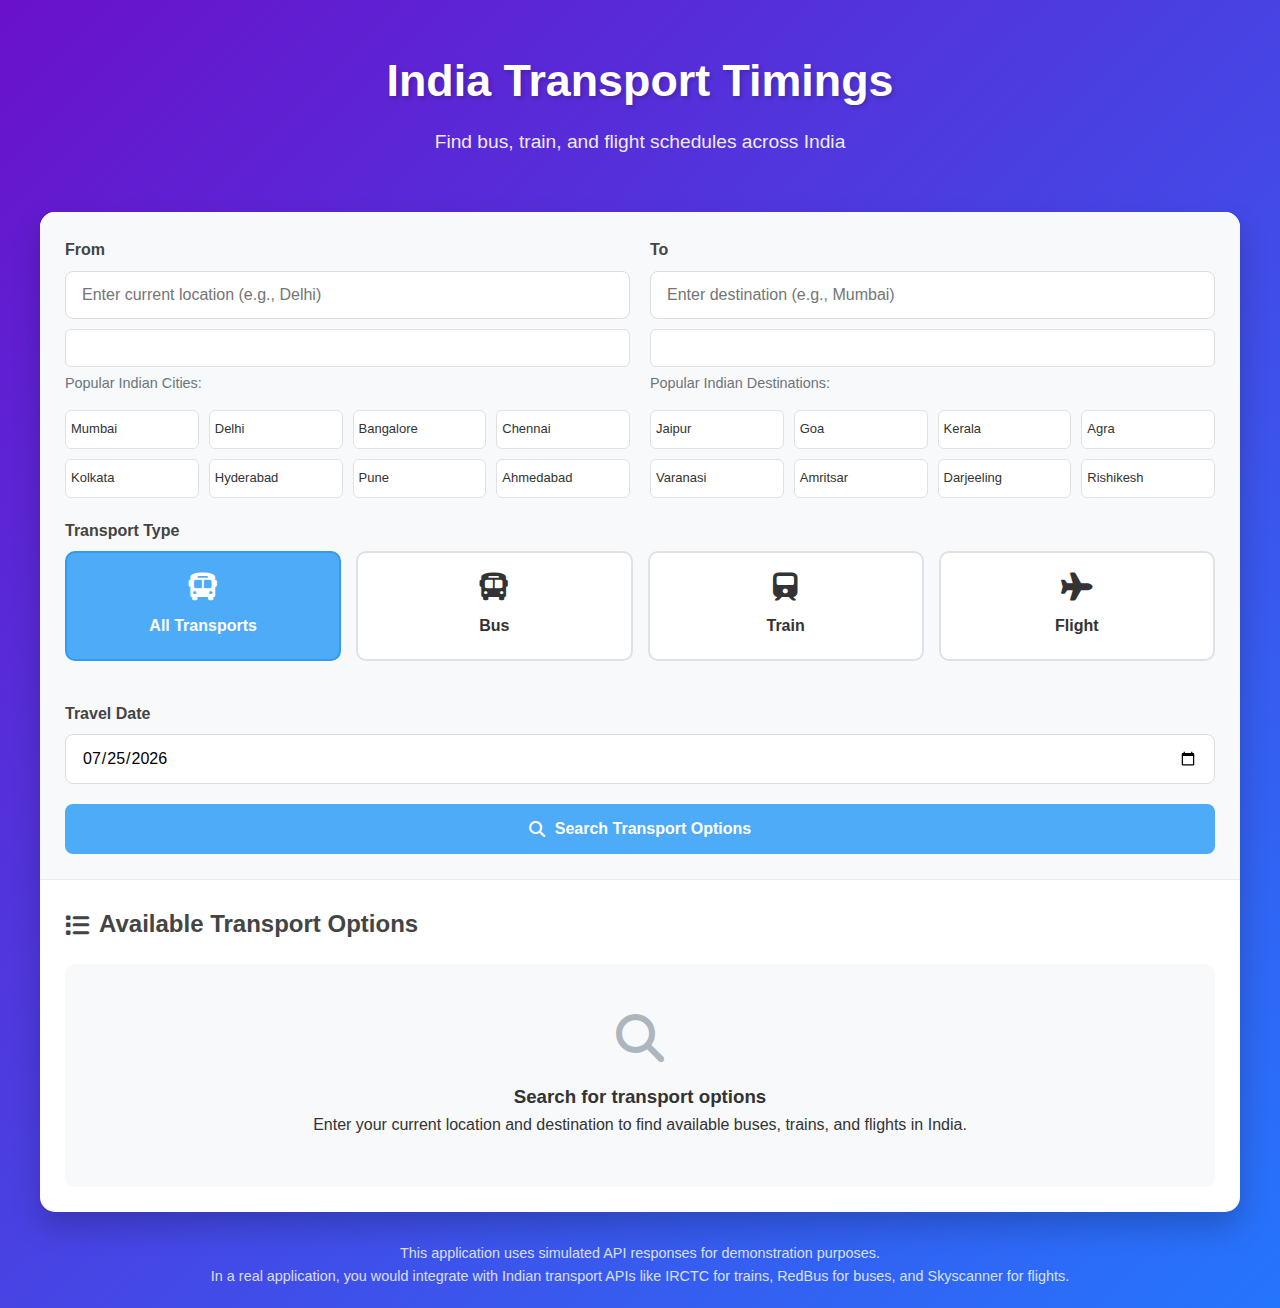
<file: transportation/transport_availability.html>
<!DOCTYPE html>
<html lang="en">
<head>
    <meta charset="UTF-8">
    <meta name="viewport" content="width=device-width, initial-scale=1.0">
    <title>SMART TOURISM</title>
    <link rel="stylesheet" href="https://cdnjs.cloudflare.com/ajax/libs/font-awesome/6.4.0/css/all.min.css">
    <style>
        * {
            margin: 0;
            padding: 0;
            box-sizing: border-box;
            font-family: 'Segoe UI', Tahoma, Geneva, Verdana, sans-serif;
        }
        
        body {
            background: linear-gradient(135deg, #6a11cb 0%, #2575fc 100%);
            color: #333;
            line-height: 1.6;
            min-height: 100vh;
            padding: 20px;
        }
        
        .container {
            max-width: 1200px;
            margin: 0 auto;
        }
        
        header {
            text-align: center;
            padding: 25px 0;
            color: white;
            margin-bottom: 30px;
        }
        
        h1 {
            font-size: 2.8rem;
            margin-bottom: 10px;
            text-shadow: 2px 2px 4px rgba(0, 0, 0, 0.2);
        }
        
        .tagline {
            font-size: 1.2rem;
            opacity: 0.9;
        }
        
        .app-container {
            background: white;
            border-radius: 15px;
            overflow: hidden;
            box-shadow: 0 15px 30px rgba(0, 0, 0, 0.2);
        }
        
        .search-section {
            padding: 25px;
            background: #f8f9fa;
            border-bottom: 1px solid #e9ecef;
        }
        
        .input-group {
            display: flex;
            flex-direction: column;
            margin-bottom: 20px;
        }
        
        .input-row {
            display: flex;
            gap: 20px;
            margin-bottom: 20px;
        }
        
        @media (max-width: 768px) {
            .input-row {
                flex-direction: column;
                gap: 10px;
            }
        }
        
        label {
            font-weight: 600;
            margin-bottom: 8px;
            color: #444;
        }
        
        input, select {
            padding: 14px 16px;
            border: 1px solid #ddd;
            border-radius: 8px;
            font-size: 16px;
            transition: all 0.3s;
        }
        
        input:focus, select:focus {
            border-color: #4dabf7;
            outline: none;
            box-shadow: 0 0 0 3px rgba(77, 171, 247, 0.2);
        }
        
        .location-input {
            flex: 1;
            display: flex;
            flex-direction: column;
        }
        
        .transport-types {
            display: flex;
            gap: 15px;
            margin-bottom: 20px;
        }
        
        .transport-type {
            flex: 1;
            text-align: center;
            padding: 20px 15px;
            background: white;
            border-radius: 10px;
            cursor: pointer;
            transition: all 0.3s;
            border: 2px solid #dee2e6;
            display: flex;
            flex-direction: column;
            align-items: center;
        }
        
        .transport-type:hover {
            transform: translateY(-3px);
            box-shadow: 0 5px 15px rgba(0, 0, 0, 0.1);
        }
        
        .transport-type.active {
            background: #4dabf7;
            color: white;
            border-color: #339af0;
        }
        
        .transport-type i {
            font-size: 28px;
            margin-bottom: 12px;
        }
        
        .transport-type span {
            font-weight: 600;
        }
        
        button {
            padding: 16px 25px;
            background: #4dabf7;
            color: white;
            border: none;
            border-radius: 8px;
            font-size: 16px;
            font-weight: 600;
            cursor: pointer;
            transition: all 0.3s;
            width: 100%;
            display: flex;
            justify-content: center;
            align-items: center;
            gap: 10px;
        }
        
        button:hover {
            background: #339af0;
            transform: translateY(-2px);
        }
        
        button:active {
            transform: translateY(0);
        }
        
        .results-section {
            padding: 25px;
        }
        
        .section-title {
            font-size: 1.5rem;
            margin-bottom: 20px;
            color: #444;
            display: flex;
            align-items: center;
            gap: 10px;
        }
        
        .results-grid {
            display: grid;
            grid-template-columns: repeat(auto-fill, minmax(350px, 1fr));
            gap: 20px;
        }
        
        .transport-card {
            background: white;
            border-radius: 12px;
            overflow: hidden;
            box-shadow: 0 5px 15px rgba(0, 0, 0, 0.08);
            transition: all 0.3s;
            border: 1px solid #e9ecef;
        }
        
        .transport-card:hover {
            transform: translateY(-5px);
            box-shadow: 0 8px 20px rgba(0, 0, 0, 0.12);
        }
        
        .card-header {
            padding: 18px 20px;
            color: white;
            display: flex;
            justify-content: space-between;
            align-items: center;
        }
        
        .bus-header {
            background: linear-gradient(135deg, #ff7e5f 0%, #feb47b 100%);
        }
        
        .train-header {
            background: linear-gradient(135deg, #5f7aff 0%, #6e8efb 100%);
        }
        
        .plane-header {
            background: linear-gradient(135deg, #2ecc71 0%, #4cd964 100%);
        }
        
        .card-body {
            padding: 20px;
        }
        
        .route {
            display: flex;
            justify-content: space-between;
            margin-bottom: 15px;
            font-weight: 600;
            font-size: 1.1rem;
        }
        
        .timing {
            display: flex;
            justify-content: space-between;
            margin-bottom: 10px;
            color: #666;
            padding: 8px 0;
            border-bottom: 1px solid #f1f3f5;
        }
        
        .duration {
            text-align: center;
            margin: 15px 0;
            padding: 12px;
            background: #f8f9fa;
            border-radius: 8px;
            font-weight: 600;
            color: #444;
        }
        
        .price {
            font-size: 1.6rem;
            font-weight: 700;
            text-align: center;
            margin: 15px 0;
            color: #2c3e50;
        }
        
        .no-results {
            text-align: center;
            padding: 50px 40px;
            background: #f8f9fa;
            border-radius: 10px;
            grid-column: 1 / -1;
        }
        
        .no-results i {
            font-size: 3rem;
            color: #adb5bd;
            margin-bottom: 20px;
        }
        
        .loader {
            text-align: center;
            padding: 50px 40px;
            grid-column: 1 / -1;
            display: none;
        }
        
        .spinner {
            border: 4px solid #f3f3f3;
            border-top: 4px solid #4dabf7;
            border-radius: 50%;
            width: 50px;
            height: 50px;
            animation: spin 1s linear infinite;
            margin: 0 auto 20px;
        }
        
        @keyframes spin {
            0% { transform: rotate(0deg); }
            100% { transform: rotate(360deg); }
        }
        
        .location-buttons {
            display: flex;
            gap: 10px;
            margin-top: 10px;
        }
        
        .location-btn {
            padding: 10px 14px;
            background: white;
            border: 1px solid #dee2e6;
            border-radius: 6px;
            font-size: 14px;
            cursor: pointer;
            flex: 1;
            display: flex;
            align-items: center;
            justify-content: center;
            gap: 5px;
            transition: all 0.2s;
        }
        
        .location-btn:hover {
            background: #f8f9fa;
            border-color: #adb5bd;
        }
        
        .api-info {
            text-align: center;
            margin-top: 30px;
            color: white;
            font-size: 0.9rem;
            opacity: 0.8;
        }
        
        .indian-cities {
            display: grid;
            grid-template-columns: repeat(4, 1fr);
            gap: 10px;
            margin-top: 15px;
        }
        
        @media (max-width: 768px) {
            .indian-cities {
                grid-template-columns: repeat(2, 1fr);
            }
        }
        
        .city-btn {
            padding: 8px 5px;
            background: white;
            border: 1px solid #dee2e6;
            border-radius: 6px;
            font-size: 13px;
            cursor: pointer;
            transition: all 0.2s;
        }
        
        .city-btn:hover {
            background: #4dabf7;
            color: white;
            border-color: #339af0;
        }
        
        .info-text {
            font-size: 0.9rem;
            color: #6c757d;
            margin-top: 5px;
        }
    </style>
</head>
<body>
    <div class="container">
        <header>
            <h1>India Transport Timings</h1>
            <p class="tagline">Find bus, train, and flight schedules across India</p>
        </header>
        
        <div class="app-container">
            <section class="search-section">
                <div class="input-row">
                    <div class="location-input">
                        <label for="current-location">From</label>
                        <input type="text" id="current-location" placeholder="Enter current location (e.g., Delhi)">
                        <div class="location-buttons">
                            <button class="location-btn" id="detect-location">
                                <i class="fas fa-location-arrow"></i> Detect My Location
                            </button>
                        </div>
                        
                        <div class="info-text">Popular Indian Cities:</div>
                        <div class="indian-cities">
                            <div class="city-btn" data-city="Mumbai">Mumbai</div>
                            <div class="city-btn" data-city="Delhi">Delhi</div>
                            <div class="city-btn" data-city="Bangalore">Bangalore</div>
                            <div class="city-btn" data-city="Chennai">Chennai</div>
                            <div class="city-btn" data-city="Kolkata">Kolkata</div>
                            <div class="city-btn" data-city="Hyderabad">Hyderabad</div>
                            <div class="city-btn" data-city="Pune">Pune</div>
                            <div class="city-btn" data-city="Ahmedabad">Ahmedabad</div>
                        </div>
                    </div>
                    
                    <div class="location-input">
                        <label for="destination">To</label>
                        <input type="text" id="destination" placeholder="Enter destination (e.g., Mumbai)">
                        <div class="location-buttons">
                            <button class="location-btn" id="popular-destinations">
                                <i class="fas fa-landmark"></i> Show Popular Destinations
                            </button>
                        </div>
                        
                        <div class="info-text">Popular Indian Destinations:</div>
                        <div class="indian-cities">
                            <div class="city-btn" data-city="Jaipur">Jaipur</div>
                            <div class="city-btn" data-city="Goa">Goa</div>
                            <div class="city-btn" data-city="Kerala">Kerala</div>
                            <div class="city-btn" data-city="Agra">Agra</div>
                            <div class="city-btn" data-city="Varanasi">Varanasi</div>
                            <div class="city-btn" data-city="Amritsar">Amritsar</div>
                            <div class="city-btn" data-city="Darjeeling">Darjeeling</div>
                            <div class="city-btn" data-city="Rishikesh">Rishikesh</div>
                        </div>
                    </div>
                </div>
                
                <div class="input-group">
                    <label>Transport Type</label>
                    <div class="transport-types">
                        <div class="transport-type active" data-type="all">
                            <i class="fas fa-bus"></i>
                            <span>All Transports</span>
                        </div>
                        <div class="transport-type" data-type="bus">
                            <i class="fas fa-bus"></i>
                            <span>Bus</span>
                        </div>
                        <div class="transport-type" data-type="train">
                            <i class="fas fa-train"></i>
                            <span>Train</span>
                        </div>
                        <div class="transport-type" data-type="plane">
                            <i class="fas fa-plane"></i>
                            <span>Flight</span>
                        </div>
                    </div>
                </div>
                
                <div class="input-group">
                    <label for="date">Travel Date</label>
                    <input type="date" id="date">
                </div>
                
                <button id="search-btn">
                    <i class="fas fa-search"></i> Search Transport Options
                </button>
            </section>
            
            <section class="results-section">
                <h2 class="section-title"><i class="fas fa-list"></i> Available Transport Options</h2>
                
                <div class="loader" id="loader">
                    <div class="spinner"></div>
                    <p>Searching for transport options...</p>
                </div>
                
                <div class="results-grid" id="results">
                    <div class="no-results">
                        <i class="fas fa-search"></i>
                        <h3>Search for transport options</h3>
                        <p>Enter your current location and destination to find available buses, trains, and flights in India.</p>
                    </div>
                </div>
            </section>
        </div>
        
        <div class="api-info">
            <p>This application uses simulated API responses for demonstration purposes.</p>
            <p>In a real application, you would integrate with Indian transport APIs like IRCTC for trains, RedBus for buses, and Skyscanner for flights.</p>
        </div>
    </div>

    <script>
        document.addEventListener('DOMContentLoaded', function() {
            const currentLocationInput = document.getElementById('current-location');
            const destinationInput = document.getElementById('destination');
            const detectLocationBtn = document.getElementById('detect-location');
            const popularDestinationsBtn = document.getElementById('popular-destinations');
            const transportTypes = document.querySelectorAll('.transport-type');
            const searchBtn = document.getElementById('search-btn');
            const resultsContainer = document.getElementById('results');
            const loader = document.getElementById('loader');
            const dateInput = document.getElementById('date');
            const cityButtons = document.querySelectorAll('.city-btn');
            
            // Set default date to tomorrow
            const tomorrow = new Date();
            tomorrow.setDate(tomorrow.getDate() + 1);
            dateInput.value = tomorrow.toISOString().split('T')[0];
            
            let selectedTransportType = 'all';
            
            // Transport type selection
            transportTypes.forEach(type => {
                type.addEventListener('click', function() {
                    transportTypes.forEach(t => t.classList.remove('active'));
                    this.classList.add('active');
                    selectedTransportType = this.getAttribute('data-type');
                });
            });
            
            // City buttons
            cityButtons.forEach(button => {
                button.addEventListener('click', function() {
                    const city = this.getAttribute('data-city');
                    if (this.closest('.location-input').querySelector('input') === currentLocationInput) {
                        currentLocationInput.value = city;
                    } else {
                        destinationInput.value = city;
                    }
                });
            });
            
            // Detect location button
            detectLocationBtn.addEventListener('click', function() {
                currentLocationInput.value = 'Detecting location...';
                // Simulate location detection
                setTimeout(() => {
                    const indianCities = ['Mumbai', 'Delhi', 'Bangalore', 'Chennai', 'Kolkata', 'Hyderabad', 'Pune'];
                    const randomCity = indianCities[Math.floor(Math.random() * indianCities.length)];
                    currentLocationInput.value = randomCity;
                }, 1500);
            });
            
            // Search button
            searchBtn.addEventListener('click', function() {
                const currentLocation = currentLocationInput.value.trim();
                const destination = destinationInput.value.trim();
                const date = dateInput.value;
                
                if (!currentLocation || !destination) {
                    alert('Please enter both current location and destination');
                    return;
                }
                
                if (currentLocation.toLowerCase() === destination.toLowerCase()) {
                    alert('Current location and destination cannot be the same');
                    return;
                }
                
                // Show loader
                loader.style.display = 'block';
                resultsContainer.innerHTML = '';
                
                // Simulate API call with Indian transport data
                setTimeout(() => {
                    loader.style.display = 'none';
                    displayResults(currentLocation, destination, date);
                }, 2000);
            });
            
            // Display results function with Indian transport data
            function displayResults(from, to, date) {
                // Format date for display
                const displayDate = new Date(date).toLocaleDateString('en-IN', {
                    weekday: 'short',
                    day: 'numeric',
                    month: 'short'
                });
                
                // Mock data for Indian transport
                const mockData = {
                    bus: [
                        {
                            company: 'RedBus',
                            departure: '08:30 PM',
                            arrival: '06:45 AM',
                            duration: '10h 15m',
                            price: '₹1,299',
                            from: from,
                            to: to,
                            type: 'AC Sleeper'
                        },
                        {
                            company: 'TSRTC',
                            departure: '10:15 PM',
                            arrival: '08:30 AM',
                            duration: '10h 15m',
                            price: '₹899',
                            from: from,
                            to: to,
                            type: 'Non-AC Sleeper'
                        },
                        {
                            company: 'MSRTC',
                            departure: '11:45 PM',
                            arrival: '10:00 AM',
                            duration: '10h 15m',
                            price: '₹1,099',
                            from: from,
                            to: to,
                            type: 'AC Seater'
                        }
                    ],
                    train: [
                        {
                            company: 'Indian Railways',
                            departure: '09:20 PM',
                            arrival: '05:40 AM',
                            duration: '8h 20m',
                            price: '₹1,499',
                            from: from,
                            to: to,
                            type: 'Rajdhani Express',
                            number: '12301'
                        },
                        {
                            company: 'Indian Railways',
                            departure: '12:45 PM',
                            arrival: '09:05 PM',
                            duration: '8h 20m',
                            price: '₹899',
                            from: from,
                            to: to,
                            type: 'Shatabdi Express',
                            number: '12001'
                        }
                    ],
                    plane: [
                        {
                            company: 'IndiGo',
                            departure: '10:00 AM',
                            arrival: '12:30 PM',
                            duration: '2h 30m',
                            price: '₹4,299',
                            from: from,
                            to: to,
                            type: 'Direct',
                            number: '6E-2345'
                        },
                        {
                            company: 'Air India',
                            departure: '02:15 PM',
                            arrival: '04:45 PM',
                            duration: '2h 30m',
                            price: '₹5,199',
                            from: from,
                            to: to,
                            type: 'Direct',
                            number: 'AI-678'
                        },
                        {
                            company: 'SpiceJet',
                            departure: '06:30 PM',
                            arrival: '09:00 PM',
                            duration: '2h 30m',
                            price: '₹3,899',
                            from: from,
                            to: to,
                            type: 'Direct',
                            number: 'SG-4567'
                        }
                    ]
                };
                
                // Clear previous results
                resultsContainer.innerHTML = '';
                
                // Show results based on selected transport type
                if (selectedTransportType === 'all' || selectedTransportType === 'bus') {
                    mockData.bus.forEach(bus => {
                        resultsContainer.appendChild(createTransportCard(bus, 'bus', displayDate));
                    });
                }
                
                if (selectedTransportType === 'all' || selectedTransportType === 'train') {
                    mockData.train.forEach(train => {
                        resultsContainer.appendChild(createTransportCard(train, 'train', displayDate));
                    });
                }
                
                if (selectedTransportType === 'all' || selectedTransportType === 'plane') {
                    mockData.plane.forEach(plane => {
                        resultsContainer.appendChild(createTransportCard(plane, 'plane', displayDate));
                    });
                }
                
                // If no results
                if (resultsContainer.children.length === 0) {
                    resultsContainer.innerHTML = `
                        <div class="no-results">
                            <i class="fas fa-exclamation-circle"></i>
                            <h3>No transport options found</h3>
                            <p>Sorry, we couldn't find any transport options for your search. Try different locations or transport types.</p>
                        </div>
                    `;
                }
            }
            
            // Create transport card
            function createTransportCard(data, type, date) {
                const card = document.createElement('div');
                card.className = 'transport-card';
                
                let typeHeader = '';
                let icon = '';
                
                if (type === 'bus') {
                    typeHeader = 'bus-header';
                    icon = 'bus';
                } else if (type === 'train') {
                    typeHeader = 'train-header';
                    icon = 'train';
                } else if (type === 'plane') {
                    typeHeader = 'plane-header';
                    icon = 'plane';
                }
                
                card.innerHTML = `
                    <div class="card-header ${typeHeader}">
                        <h3>${data.company}</h3>
                        <span><i class="fas fa-${icon}"></i></span>
                    </div>
                    <div class="card-body">
                        <div class="route">
                            <span>${data.from}</span>
                            <span>→</span>
                            <span>${data.to}</span>
                        </div>
                        <div class="timing">
                            <span>Departure</span>
                            <span>${data.departure} | ${date}</span>
                        </div>
                        <div class="timing">
                            <span>Arrival</span>
                            <span>${data.arrival}</span>
                        </div>
                        <div class="timing">
                            <span>Duration</span>
                            <span>${data.duration}</span>
                        </div>
                        ${data.number ? `<div class="timing">
                            <span>${type === 'train' ? 'Train No.' : 'Flight No.'}</span>
                            <span>${data.number}</span>
                        </div>` : ''}
                        ${data.type ? `<div class="timing">
                            <span>Type</span>
                            <span>${data.type}</span>
                        </div>` : ''}
                        <div class="price">
                            ${data.price}
                        </div>
                    </div>
                `;
                
                return card;
            }
        });
    </script>
</body>
</html>
</file>
